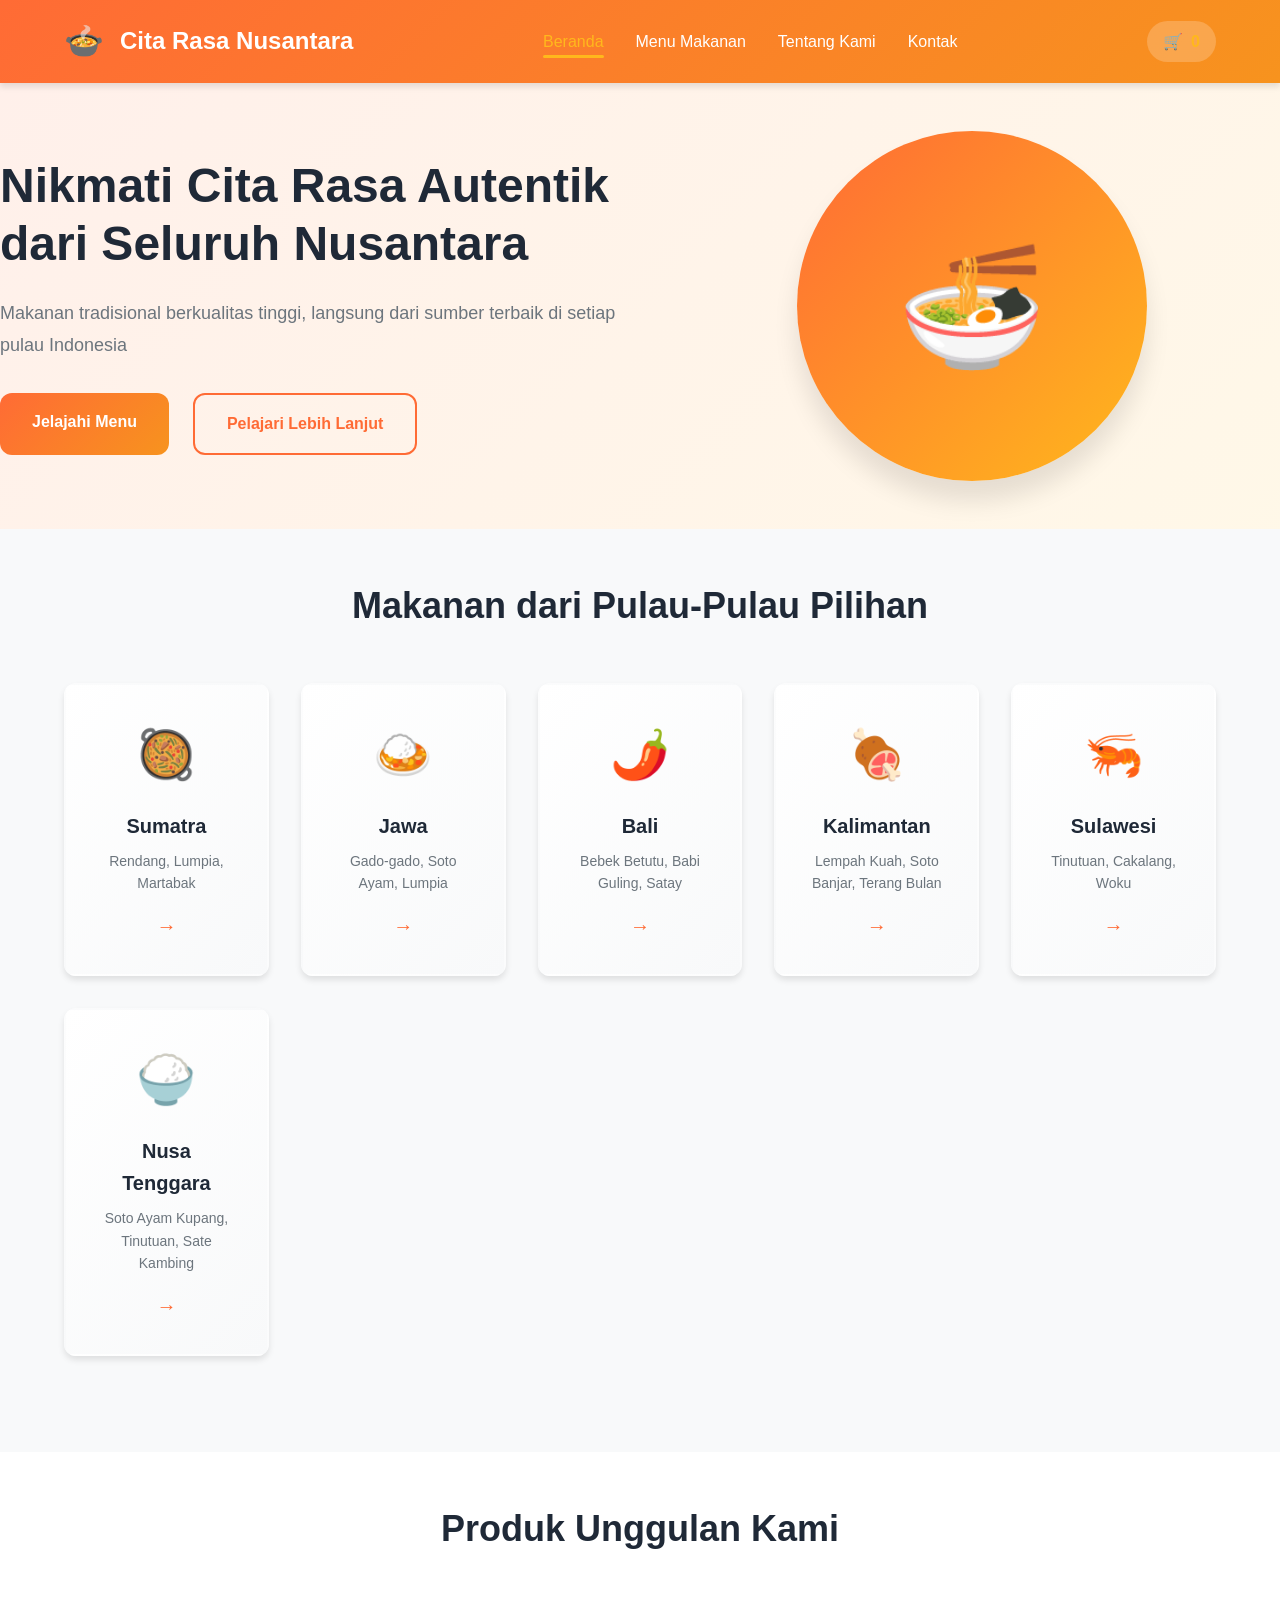
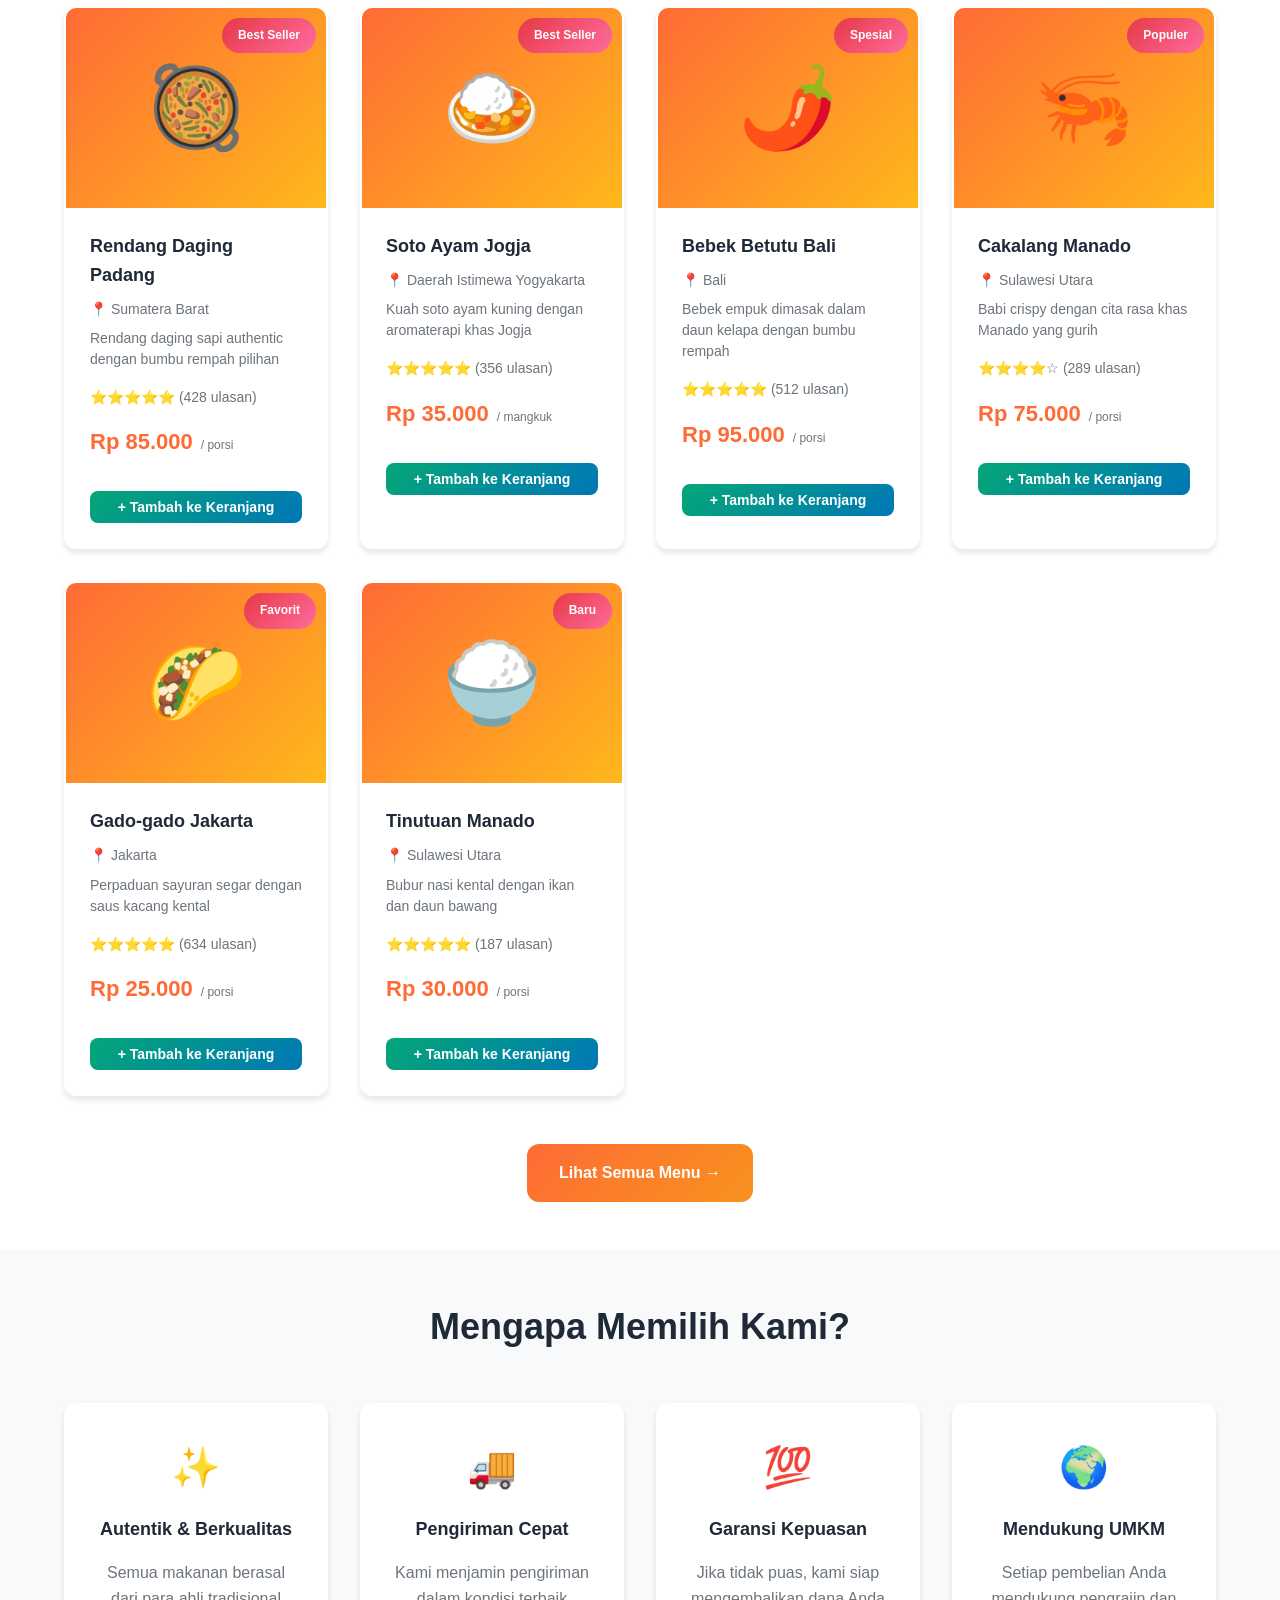
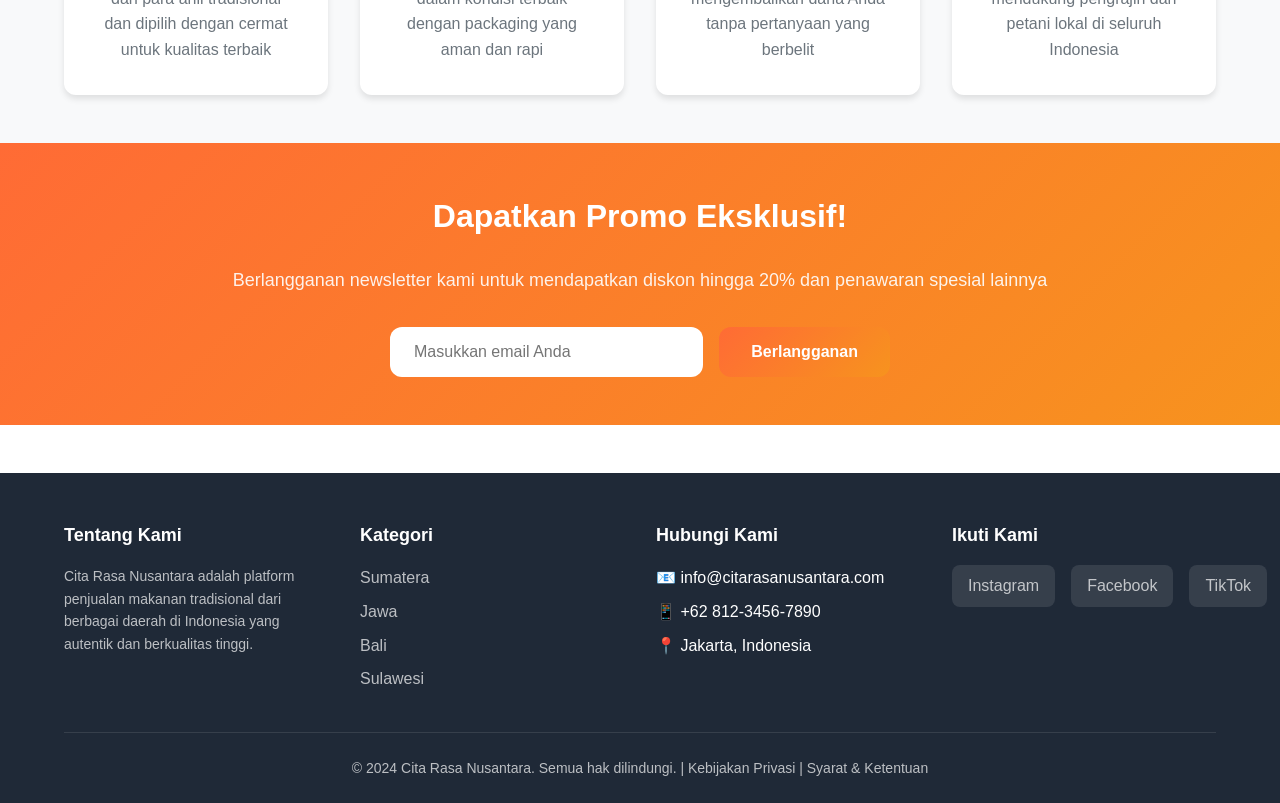
<file: index.html>
<!DOCTYPE html>
<html lang="id">
<head>
    <meta charset="UTF-8">
    <meta name="viewport" content="width=device-width, initial-scale=1.0">
    <meta name="description" content="Cita Rasa Nusantara - Platform penjualan makanan tradisional berkualitas tinggi dari berbagai daerah di Indonesia">
    <meta name="theme-color" content="#FF6B35">
    <title>Cita Rasa Nusantara - Jual Beli Makanan Daerah Indonesia</title>
    <link rel="stylesheet" href="style.css">
    <link rel="manifest" href="manifest.json">
    <link rel="icon" type="image/svg+xml" href="data:image/svg+xml,<svg xmlns='http://www.w3.org/2000/svg' viewBox='0 0 100 100'><text x='50' y='80' font-size='80' text-anchor='middle'>🍲</text></svg>">
</head>
<body>
    <!-- Navigation -->
    <nav class="navbar">
        <div class="nav-container">
            <div class="logo">
                <span class="logo-icon">🍲</span>
                <h1>Cita Rasa Nusantara</h1>
            </div>
            <ul class="nav-menu">
                <li><a href="index.html" class="nav-link active">Beranda</a></li>
                <li><a href="products.html" class="nav-link">Menu Makanan</a></li>
                <li><a href="about.html" class="nav-link">Tentang Kami</a></li>
                <li><a href="contact.html" class="nav-link">Kontak</a></li>
            </ul>
            <div class="cart-icon">
                <span>🛒</span>
                <span class="cart-count">0</span>
            </div>
        </div>
    </nav>

    <!-- Hero Section -->
    <section class="hero">
        <div class="hero-content">
            <h2 class="hero-title">Nikmati Cita Rasa Autentik dari Seluruh Nusantara</h2>
            <p class="hero-subtitle">Makanan tradisional berkualitas tinggi, langsung dari sumber terbaik di setiap pulau Indonesia</p>
            <div class="hero-buttons">
                <a href="products.html" class="btn btn-primary">Jelajahi Menu</a>
                <a href="about.html" class="btn btn-secondary">Pelajari Lebih Lanjut</a>
            </div>
        </div>
        <div class="hero-image">
            <div class="hero-visual">
                <span style="font-size: 120px;">🍜</span>
            </div>
        </div>
    </section>

    <!-- Featured Categories -->
    <section class="featured-categories">
        <div class="container">
            <h2 class="section-title">Makanan dari Pulau-Pulau Pilihan</h2>
            <div class="categories-grid">
                <div class="category-card" onclick="filterByRegion('sumatra')">
                    <div class="category-icon">🥘</div>
                    <h3>Sumatra</h3>
                    <p>Rendang, Lumpia, Martabak</p>
                    <span class="category-arrow">→</span>
                </div>
                <div class="category-card" onclick="filterByRegion('java')">
                    <div class="category-icon">🍛</div>
                    <h3>Jawa</h3>
                    <p>Gado-gado, Soto Ayam, Lumpia</p>
                    <span class="category-arrow">→</span>
                </div>
                <div class="category-card" onclick="filterByRegion('bali')">
                    <div class="category-icon">🌶️</div>
                    <h3>Bali</h3>
                    <p>Bebek Betutu, Babi Guling, Satay</p>
                    <span class="category-arrow">→</span>
                </div>
                <div class="category-card" onclick="filterByRegion('kalimantan')">
                    <div class="category-icon">🍖</div>
                    <h3>Kalimantan</h3>
                    <p>Lempah Kuah, Soto Banjar, Terang Bulan</p>
                    <span class="category-arrow">→</span>
                </div>
                <div class="category-card" onclick="filterByRegion('sulawesi')">
                    <div class="category-icon">🦐</div>
                    <h3>Sulawesi</h3>
                    <p>Tinutuan, Cakalang, Woku</p>
                    <span class="category-arrow">→</span>
                </div>
                <div class="category-card" onclick="filterByRegion('nusa-tenggara')">
                    <div class="category-icon">🍚</div>
                    <h3>Nusa Tenggara</h3>
                    <p>Soto Ayam Kupang, Tinutuan, Sate Kambing</p>
                    <span class="category-arrow">→</span>
                </div>
            </div>
        </div>
    </section>

    <!-- Best Sellers -->
    <section class="best-sellers">
        <div class="container">
            <h2 class="section-title">Produk Unggulan Kami</h2>
            <div class="products-grid">
                <div class="product-card">
                    <div class="product-image">
                        <span class="product-emoji">🥘</span>
                        <span class="badge">Best Seller</span>
                    </div>
                    <div class="product-info">
                        <h3>Rendang Daging Padang</h3>
                        <p class="region">📍 Sumatera Barat</p>
                        <p class="description">Rendang daging sapi authentic dengan bumbu rempah pilihan</p>
                        <div class="rating">⭐⭐⭐⭐⭐ (428 ulasan)</div>
                        <div class="price-section">
                            <span class="price">Rp 85.000</span>
                            <span class="per-pack">/ porsi</span>
                        </div>
                        <button class="btn-cart" onclick="addToCart('Rendang Daging Padang', 85000)">+ Tambah ke Keranjang</button>
                    </div>
                </div>

                <div class="product-card">
                    <div class="product-image">
                        <span class="product-emoji">🍛</span>
                        <span class="badge">Best Seller</span>
                    </div>
                    <div class="product-info">
                        <h3>Soto Ayam Jogja</h3>
                        <p class="region">📍 Daerah Istimewa Yogyakarta</p>
                        <p class="description">Kuah soto ayam kuning dengan aromaterapi khas Jogja</p>
                        <div class="rating">⭐⭐⭐⭐⭐ (356 ulasan)</div>
                        <div class="price-section">
                            <span class="price">Rp 35.000</span>
                            <span class="per-pack">/ mangkuk</span>
                        </div>
                        <button class="btn-cart" onclick="addToCart('Soto Ayam Jogja', 35000)">+ Tambah ke Keranjang</button>
                    </div>
                </div>

                <div class="product-card">
                    <div class="product-image">
                        <span class="product-emoji">🌶️</span>
                        <span class="badge">Spesial</span>
                    </div>
                    <div class="product-info">
                        <h3>Bebek Betutu Bali</h3>
                        <p class="region">📍 Bali</p>
                        <p class="description">Bebek empuk dimasak dalam daun kelapa dengan bumbu rempah</p>
                        <div class="rating">⭐⭐⭐⭐⭐ (512 ulasan)</div>
                        <div class="price-section">
                            <span class="price">Rp 95.000</span>
                            <span class="per-pack">/ porsi</span>
                        </div>
                        <button class="btn-cart" onclick="addToCart('Bebek Betutu Bali', 95000)">+ Tambah ke Keranjang</button>
                    </div>
                </div>

                <div class="product-card">
                    <div class="product-image">
                        <span class="product-emoji">🦐</span>
                        <span class="badge">Populer</span>
                    </div>
                    <div class="product-info">
                        <h3>Cakalang Manado</h3>
                        <p class="region">📍 Sulawesi Utara</p>
                        <p class="description">Babi crispy dengan cita rasa khas Manado yang gurih</p>
                        <div class="rating">⭐⭐⭐⭐☆ (289 ulasan)</div>
                        <div class="price-section">
                            <span class="price">Rp 75.000</span>
                            <span class="per-pack">/ porsi</span>
                        </div>
                        <button class="btn-cart" onclick="addToCart('Cakalang Manado', 75000)">+ Tambah ke Keranjang</button>
                    </div>
                </div>

                <div class="product-card">
                    <div class="product-image">
                        <span class="product-emoji">🌮</span>
                        <span class="badge">Favorit</span>
                    </div>
                    <div class="product-info">
                        <h3>Gado-gado Jakarta</h3>
                        <p class="region">📍 Jakarta</p>
                        <p class="description">Perpaduan sayuran segar dengan saus kacang kental</p>
                        <div class="rating">⭐⭐⭐⭐⭐ (634 ulasan)</div>
                        <div class="price-section">
                            <span class="price">Rp 25.000</span>
                            <span class="per-pack">/ porsi</span>
                        </div>
                        <button class="btn-cart" onclick="addToCart('Gado-gado Jakarta', 25000)">+ Tambah ke Keranjang</button>
                    </div>
                </div>

                <div class="product-card">
                    <div class="product-image">
                        <span class="product-emoji">🍚</span>
                        <span class="badge">Baru</span>
                    </div>
                    <div class="product-info">
                        <h3>Tinutuan Manado</h3>
                        <p class="region">📍 Sulawesi Utara</p>
                        <p class="description">Bubur nasi kental dengan ikan dan daun bawang</p>
                        <div class="rating">⭐⭐⭐⭐⭐ (187 ulasan)</div>
                        <div class="price-section">
                            <span class="price">Rp 30.000</span>
                            <span class="per-pack">/ porsi</span>
                        </div>
                        <button class="btn-cart" onclick="addToCart('Tinutuan Manado', 30000)">+ Tambah ke Keranjang</button>
                    </div>
                </div>
            </div>
            <div class="view-all-btn">
                <a href="products.html" class="btn btn-primary">Lihat Semua Menu →</a>
            </div>
        </div>
    </section>

    <!-- Why Choose Us -->
    <section class="why-us">
        <div class="container">
            <h2 class="section-title">Mengapa Memilih Kami?</h2>
            <div class="features-grid">
                <div class="feature">
                    <div class="feature-icon">✨</div>
                    <h3>Autentik & Berkualitas</h3>
                    <p>Semua makanan berasal dari para ahli tradisional dan dipilih dengan cermat untuk kualitas terbaik</p>
                </div>
                <div class="feature">
                    <div class="feature-icon">🚚</div>
                    <h3>Pengiriman Cepat</h3>
                    <p>Kami menjamin pengiriman dalam kondisi terbaik dengan packaging yang aman dan rapi</p>
                </div>
                <div class="feature">
                    <div class="feature-icon">💯</div>
                    <h3>Garansi Kepuasan</h3>
                    <p>Jika tidak puas, kami siap mengembalikan dana Anda tanpa pertanyaan yang berbelit</p>
                </div>
                <div class="feature">
                    <div class="feature-icon">🌍</div>
                    <h3>Mendukung UMKM</h3>
                    <p>Setiap pembelian Anda mendukung pengrajin dan petani lokal di seluruh Indonesia</p>
                </div>
            </div>
        </div>
    </section>

    <!-- Newsletter -->
    <section class="newsletter">
        <div class="container">
            <div class="newsletter-content">
                <h2>Dapatkan Promo Eksklusif!</h2>
                <p>Berlangganan newsletter kami untuk mendapatkan diskon hingga 20% dan penawaran spesial lainnya</p>
                <form class="newsletter-form" onsubmit="subscribeNewsletter(event)">
                    <input type="email" placeholder="Masukkan email Anda" required>
                    <button type="submit" class="btn btn-primary">Berlangganan</button>
                </form>
            </div>
        </div>
    </section>

    <!-- Footer -->
    <footer class="footer">
        <div class="container">
            <div class="footer-content">
                <div class="footer-section">
                    <h4>Tentang Kami</h4>
                    <p>Cita Rasa Nusantara adalah platform penjualan makanan tradisional dari berbagai daerah di Indonesia yang autentik dan berkualitas tinggi.</p>
                </div>
                <div class="footer-section">
                    <h4>Kategori</h4>
                    <ul>
                        <li><a href="#sumatra">Sumatera</a></li>
                        <li><a href="#java">Jawa</a></li>
                        <li><a href="#bali">Bali</a></li>
                        <li><a href="#sulawesi">Sulawesi</a></li>
                    </ul>
                </div>
                <div class="footer-section">
                    <h4>Hubungi Kami</h4>
                    <ul>
                        <li>📧 info@citarasanusantara.com</li>
                        <li>📱 +62 812-3456-7890</li>
                        <li>📍 Jakarta, Indonesia</li>
                    </ul>
                </div>
                <div class="footer-section">
                    <h4>Ikuti Kami</h4>
                    <div class="social-links">
                        <a href="#" class="social">Instagram</a>
                        <a href="#" class="social">Facebook</a>
                        <a href="#" class="social">TikTok</a>
                    </div>
                </div>
            </div>
            <div class="footer-bottom">
                <p>&copy; 2024 Cita Rasa Nusantara. Semua hak dilindungi. | <a href="#">Kebijakan Privasi</a> | <a href="#">Syarat & Ketentuan</a></p>
            </div>
        </div>
    </footer>

    <script src="script.js"></script>
</body>
</html>
</file>
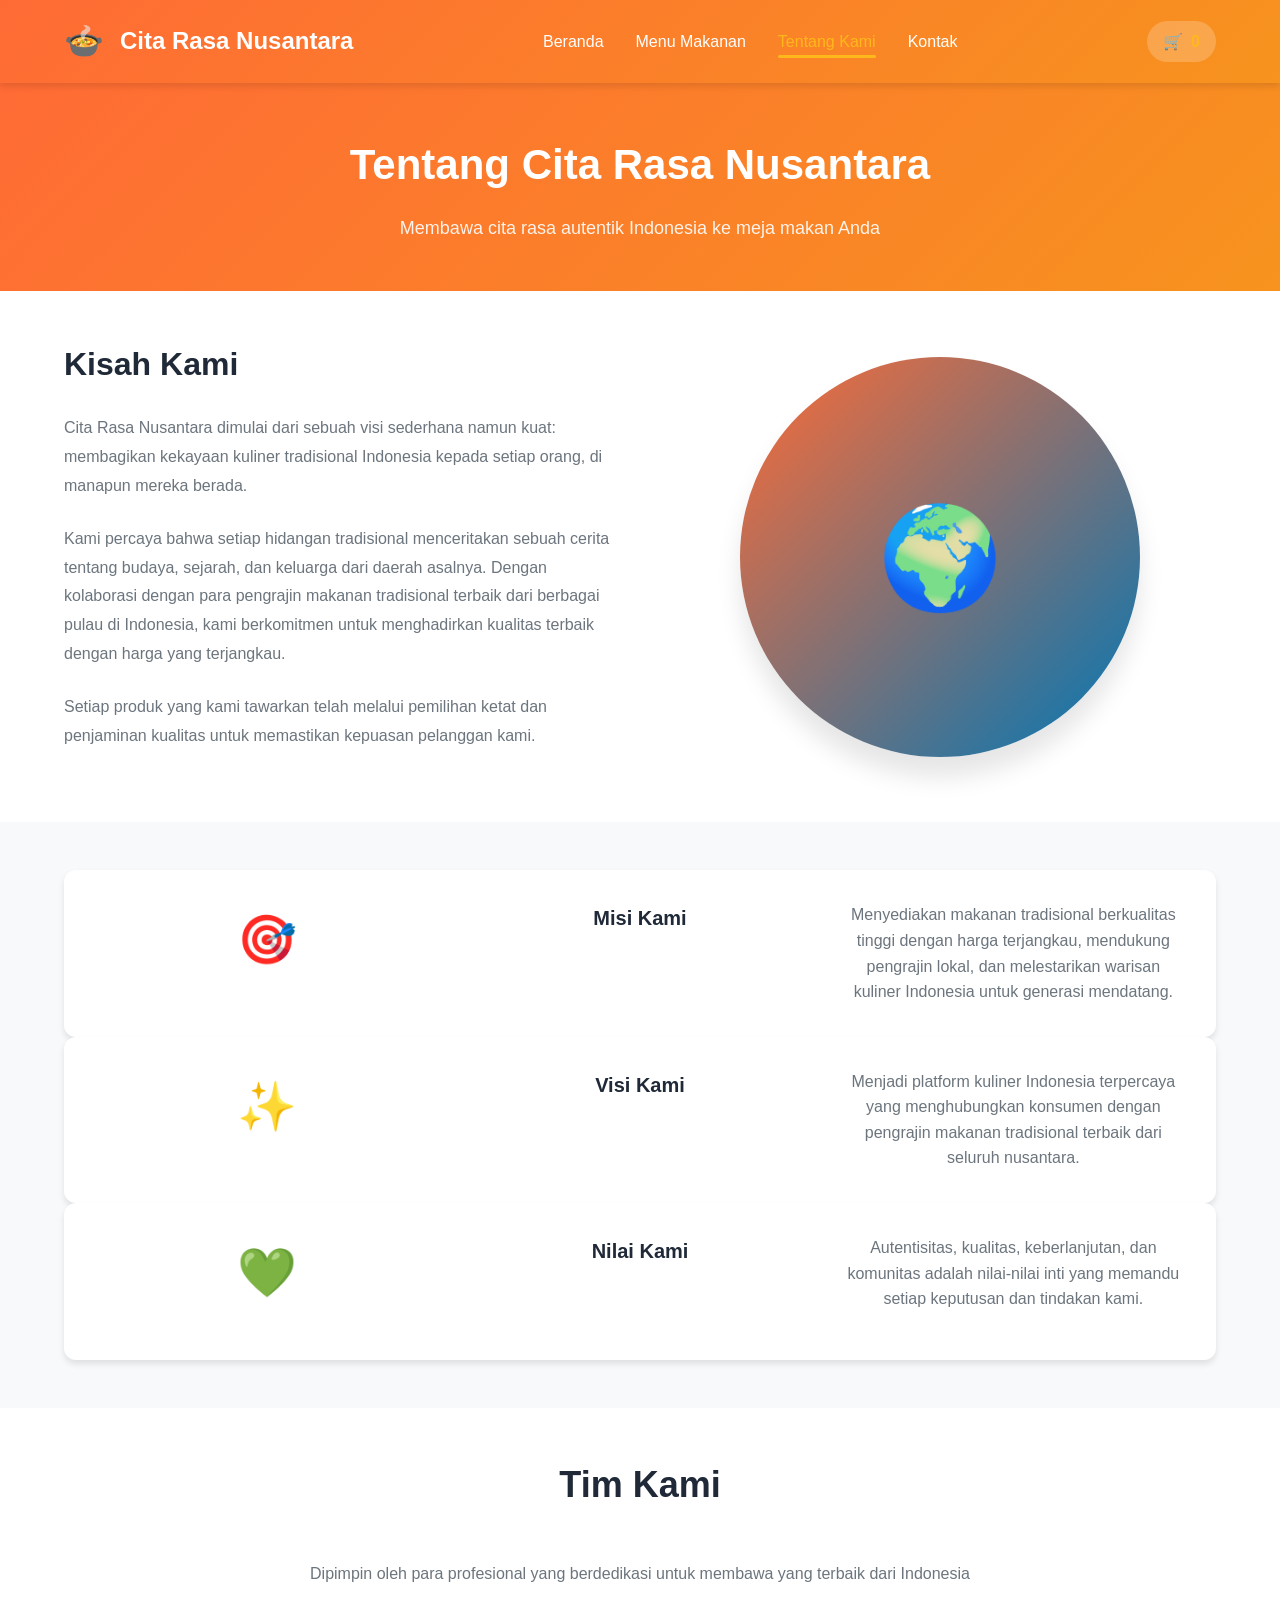
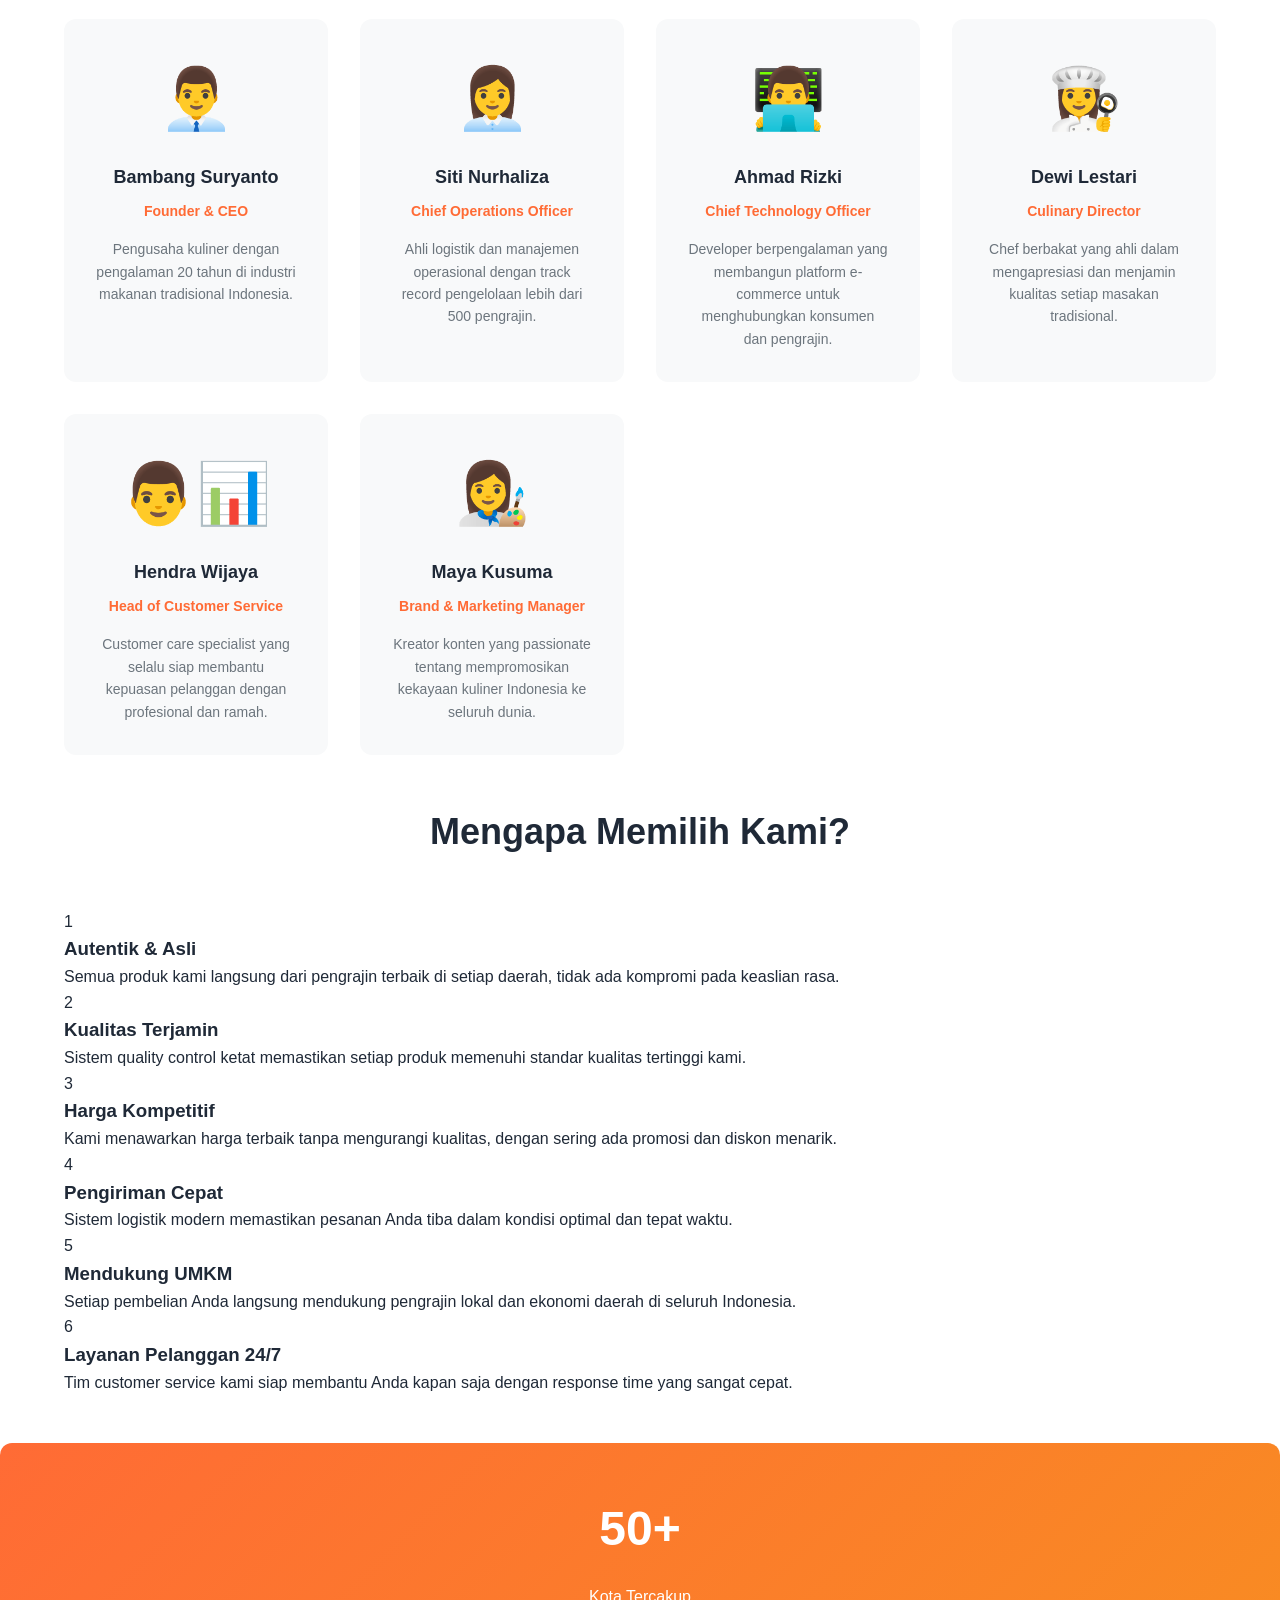
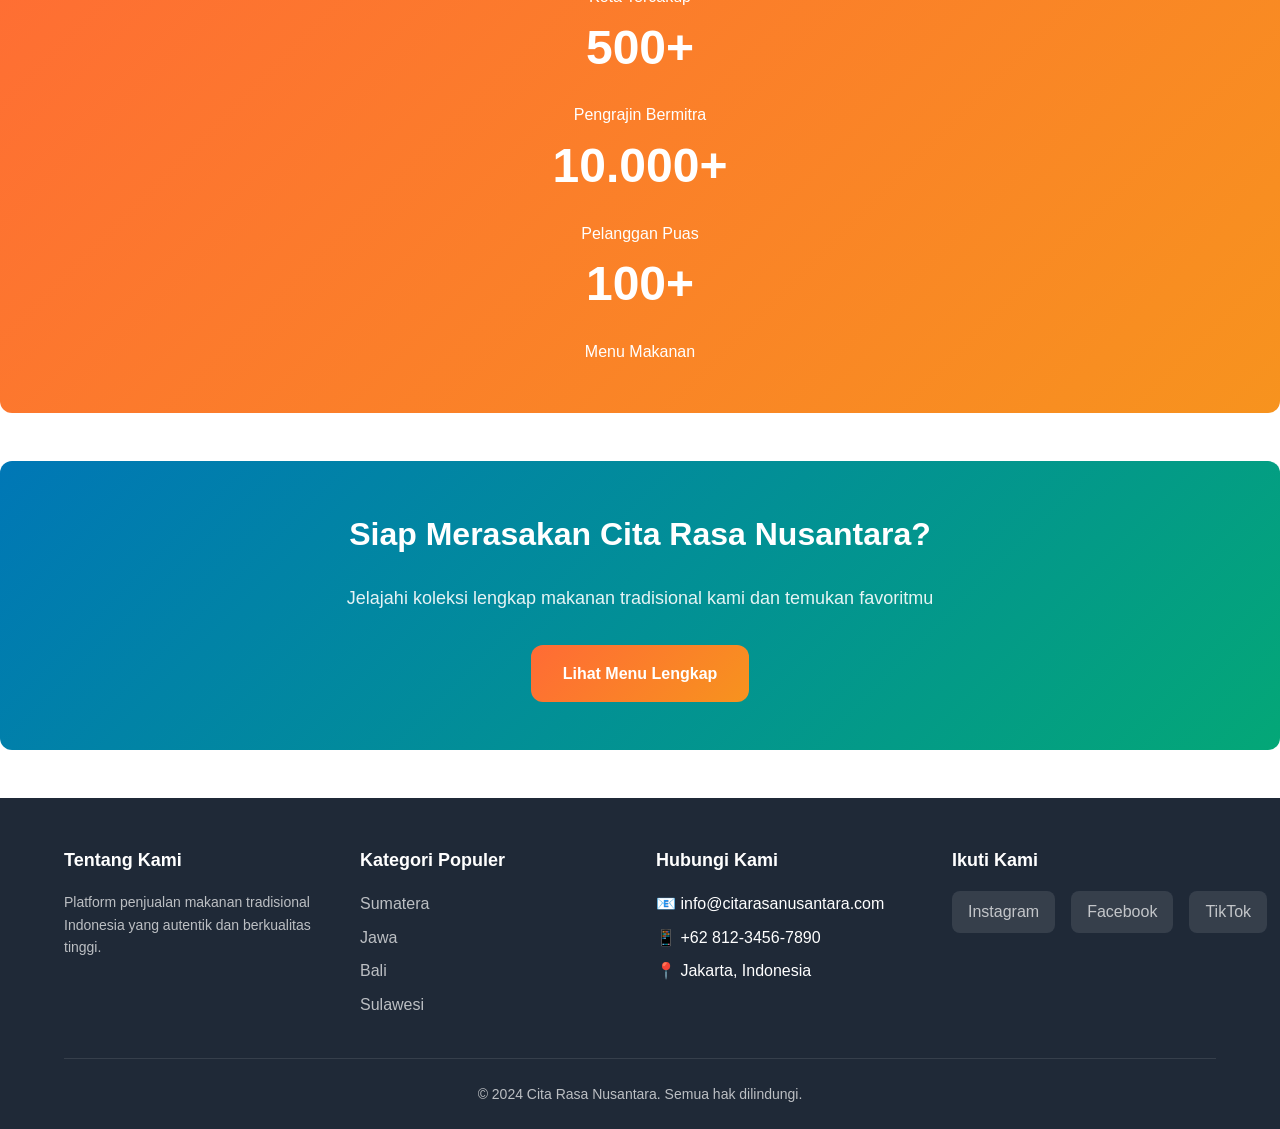
<file: about.html>
<!DOCTYPE html>
<html lang="id">
<head>
    <meta charset="UTF-8">
    <meta name="viewport" content="width=device-width, initial-scale=1.0">
    <title>Tentang Kami - Cita Rasa Nusantara</title>
    <link rel="stylesheet" href="style.css">
</head>
<body>
    <!-- Navigation -->
    <nav class="navbar">
        <div class="nav-container">
            <div class="logo">
                <span class="logo-icon">🍲</span>
                <h1>Cita Rasa Nusantara</h1>
            </div>
            <ul class="nav-menu">
                <li><a href="index.html" class="nav-link">Beranda</a></li>
                <li><a href="products.html" class="nav-link">Menu Makanan</a></li>
                <li><a href="about.html" class="nav-link active">Tentang Kami</a></li>
                <li><a href="contact.html" class="nav-link">Kontak</a></li>
            </ul>
            <div class="cart-icon">
                <span>🛒</span>
                <span class="cart-count">0</span>
            </div>
        </div>
    </nav>

    <!-- Page Header -->
    <section class="page-header">
        <div class="container">
            <h1>Tentang Cita Rasa Nusantara</h1>
            <p>Membawa cita rasa autentik Indonesia ke meja makan Anda</p>
        </div>
    </section>

    <!-- About Content -->
    <section class="about-section">
        <div class="container">
            <div class="about-grid">
                <div class="about-text">
                    <h2>Kisah Kami</h2>
                    <p>Cita Rasa Nusantara dimulai dari sebuah visi sederhana namun kuat: membagikan kekayaan kuliner tradisional Indonesia kepada setiap orang, di manapun mereka berada.</p>
                    <p>Kami percaya bahwa setiap hidangan tradisional menceritakan sebuah cerita tentang budaya, sejarah, dan keluarga dari daerah asalnya. Dengan kolaborasi dengan para pengrajin makanan tradisional terbaik dari berbagai pulau di Indonesia, kami berkomitmen untuk menghadirkan kualitas terbaik dengan harga yang terjangkau.</p>
                    <p>Setiap produk yang kami tawarkan telah melalui pemilihan ketat dan penjaminan kualitas untuk memastikan kepuasan pelanggan kami.</p>
                </div>
                <div class="about-image">
                    <div class="about-visual">
                        <span style="font-size: 100px;">🌍</span>
                    </div>
                </div>
            </div>
        </div>
    </section>

    <!-- Mission & Vision -->
    <section class="mission-vision">
        <div class="container">
            <div class="mission-card">
                <div class="mission-icon">🎯</div>
                <h3>Misi Kami</h3>
                <p>Menyediakan makanan tradisional berkualitas tinggi dengan harga terjangkau, mendukung pengrajin lokal, dan melestarikan warisan kuliner Indonesia untuk generasi mendatang.</p>
            </div>
            <div class="mission-card">
                <div class="mission-icon">✨</div>
                <h3>Visi Kami</h3>
                <p>Menjadi platform kuliner Indonesia terpercaya yang menghubungkan konsumen dengan pengrajin makanan tradisional terbaik dari seluruh nusantara.</p>
            </div>
            <div class="mission-card">
                <div class="mission-icon">💚</div>
                <h3>Nilai Kami</h3>
                <p>Autentisitas, kualitas, keberlanjutan, dan komunitas adalah nilai-nilai inti yang memandu setiap keputusan dan tindakan kami.</p>
            </div>
        </div>
    </section>

    <!-- Team Section -->
    <section class="team-section">
        <div class="container">
            <h2 class="section-title">Tim Kami</h2>
            <p class="section-subtitle">Dipimpin oleh para profesional yang berdedikasi untuk membawa yang terbaik dari Indonesia</p>
            
            <div class="team-grid">
                <div class="team-member">
                    <div class="member-avatar">👨‍💼</div>
                    <h3>Bambang Suryanto</h3>
                    <p class="position">Founder & CEO</p>
                    <p class="bio">Pengusaha kuliner dengan pengalaman 20 tahun di industri makanan tradisional Indonesia.</p>
                </div>

                <div class="team-member">
                    <div class="member-avatar">👩‍💼</div>
                    <h3>Siti Nurhaliza</h3>
                    <p class="position">Chief Operations Officer</p>
                    <p class="bio">Ahli logistik dan manajemen operasional dengan track record pengelolaan lebih dari 500 pengrajin.</p>
                </div>

                <div class="team-member">
                    <div class="member-avatar">👨‍💻</div>
                    <h3>Ahmad Rizki</h3>
                    <p class="position">Chief Technology Officer</p>
                    <p class="bio">Developer berpengalaman yang membangun platform e-commerce untuk menghubungkan konsumen dan pengrajin.</p>
                </div>

                <div class="team-member">
                    <div class="member-avatar">👩‍🍳</div>
                    <h3>Dewi Lestari</h3>
                    <p class="position">Culinary Director</p>
                    <p class="bio">Chef berbakat yang ahli dalam mengapresiasi dan menjamin kualitas setiap masakan tradisional.</p>
                </div>

                <div class="team-member">
                    <div class="member-avatar">👨‍📊</div>
                    <h3>Hendra Wijaya</h3>
                    <p class="position">Head of Customer Service</p>
                    <p class="bio">Customer care specialist yang selalu siap membantu kepuasan pelanggan dengan profesional dan ramah.</p>
                </div>

                <div class="team-member">
                    <div class="member-avatar">👩‍🎨</div>
                    <h3>Maya Kusuma</h3>
                    <p class="position">Brand & Marketing Manager</p>
                    <p class="bio">Kreator konten yang passionate tentang mempromosikan kekayaan kuliner Indonesia ke seluruh dunia.</p>
                </div>
            </div>
        </div>
    </section>

    <!-- Why Us -->
    <section class="why-us-detailed">
        <div class="container">
            <h2 class="section-title">Mengapa Memilih Kami?</h2>
            
            <div class="reasons-grid">
                <div class="reason-card">
                    <div class="reason-number">1</div>
                    <h3>Autentik & Asli</h3>
                    <p>Semua produk kami langsung dari pengrajin terbaik di setiap daerah, tidak ada kompromi pada keaslian rasa.</p>
                </div>

                <div class="reason-card">
                    <div class="reason-number">2</div>
                    <h3>Kualitas Terjamin</h3>
                    <p>Sistem quality control ketat memastikan setiap produk memenuhi standar kualitas tertinggi kami.</p>
                </div>

                <div class="reason-card">
                    <div class="reason-number">3</div>
                    <h3>Harga Kompetitif</h3>
                    <p>Kami menawarkan harga terbaik tanpa mengurangi kualitas, dengan sering ada promosi dan diskon menarik.</p>
                </div>

                <div class="reason-card">
                    <div class="reason-number">4</div>
                    <h3>Pengiriman Cepat</h3>
                    <p>Sistem logistik modern memastikan pesanan Anda tiba dalam kondisi optimal dan tepat waktu.</p>
                </div>

                <div class="reason-card">
                    <div class="reason-number">5</div>
                    <h3>Mendukung UMKM</h3>
                    <p>Setiap pembelian Anda langsung mendukung pengrajin lokal dan ekonomi daerah di seluruh Indonesia.</p>
                </div>

                <div class="reason-card">
                    <div class="reason-number">6</div>
                    <h3>Layanan Pelanggan 24/7</h3>
                    <p>Tim customer service kami siap membantu Anda kapan saja dengan response time yang sangat cepat.</p>
                </div>
            </div>
        </div>
    </section>

    <!-- Stats Section -->
    <section class="stats-section">
        <div class="container">
            <div class="stat-box">
                <div class="stat-number">50+</div>
                <p>Kota Tercakup</p>
            </div>
            <div class="stat-box">
                <div class="stat-number">500+</div>
                <p>Pengrajin Bermitra</p>
            </div>
            <div class="stat-box">
                <div class="stat-number">10.000+</div>
                <p>Pelanggan Puas</p>
            </div>
            <div class="stat-box">
                <div class="stat-number">100+</div>
                <p>Menu Makanan</p>
            </div>
        </div>
    </section>

    <!-- CTA Section -->
    <section class="cta-section">
        <div class="container">
            <h2>Siap Merasakan Cita Rasa Nusantara?</h2>
            <p>Jelajahi koleksi lengkap makanan tradisional kami dan temukan favoritmu</p>
            <a href="products.html" class="btn btn-primary">Lihat Menu Lengkap</a>
        </div>
    </section>

    <!-- Footer -->
    <footer class="footer">
        <div class="container">
            <div class="footer-content">
                <div class="footer-section">
                    <h4>Tentang Kami</h4>
                    <p>Platform penjualan makanan tradisional Indonesia yang autentik dan berkualitas tinggi.</p>
                </div>
                <div class="footer-section">
                    <h4>Kategori Populer</h4>
                    <ul>
                        <li><a href="#sumatra">Sumatera</a></li>
                        <li><a href="#java">Jawa</a></li>
                        <li><a href="#bali">Bali</a></li>
                        <li><a href="#sulawesi">Sulawesi</a></li>
                    </ul>
                </div>
                <div class="footer-section">
                    <h4>Hubungi Kami</h4>
                    <ul>
                        <li>📧 info@citarasanusantara.com</li>
                        <li>📱 +62 812-3456-7890</li>
                        <li>📍 Jakarta, Indonesia</li>
                    </ul>
                </div>
                <div class="footer-section">
                    <h4>Ikuti Kami</h4>
                    <div class="social-links">
                        <a href="#" class="social">Instagram</a>
                        <a href="#" class="social">Facebook</a>
                        <a href="#" class="social">TikTok</a>
                    </div>
                </div>
            </div>
            <div class="footer-bottom">
                <p>&copy; 2024 Cita Rasa Nusantara. Semua hak dilindungi.</p>
            </div>
        </div>
    </footer>

    <script src="script.js"></script>
</body>
</html>
</file>
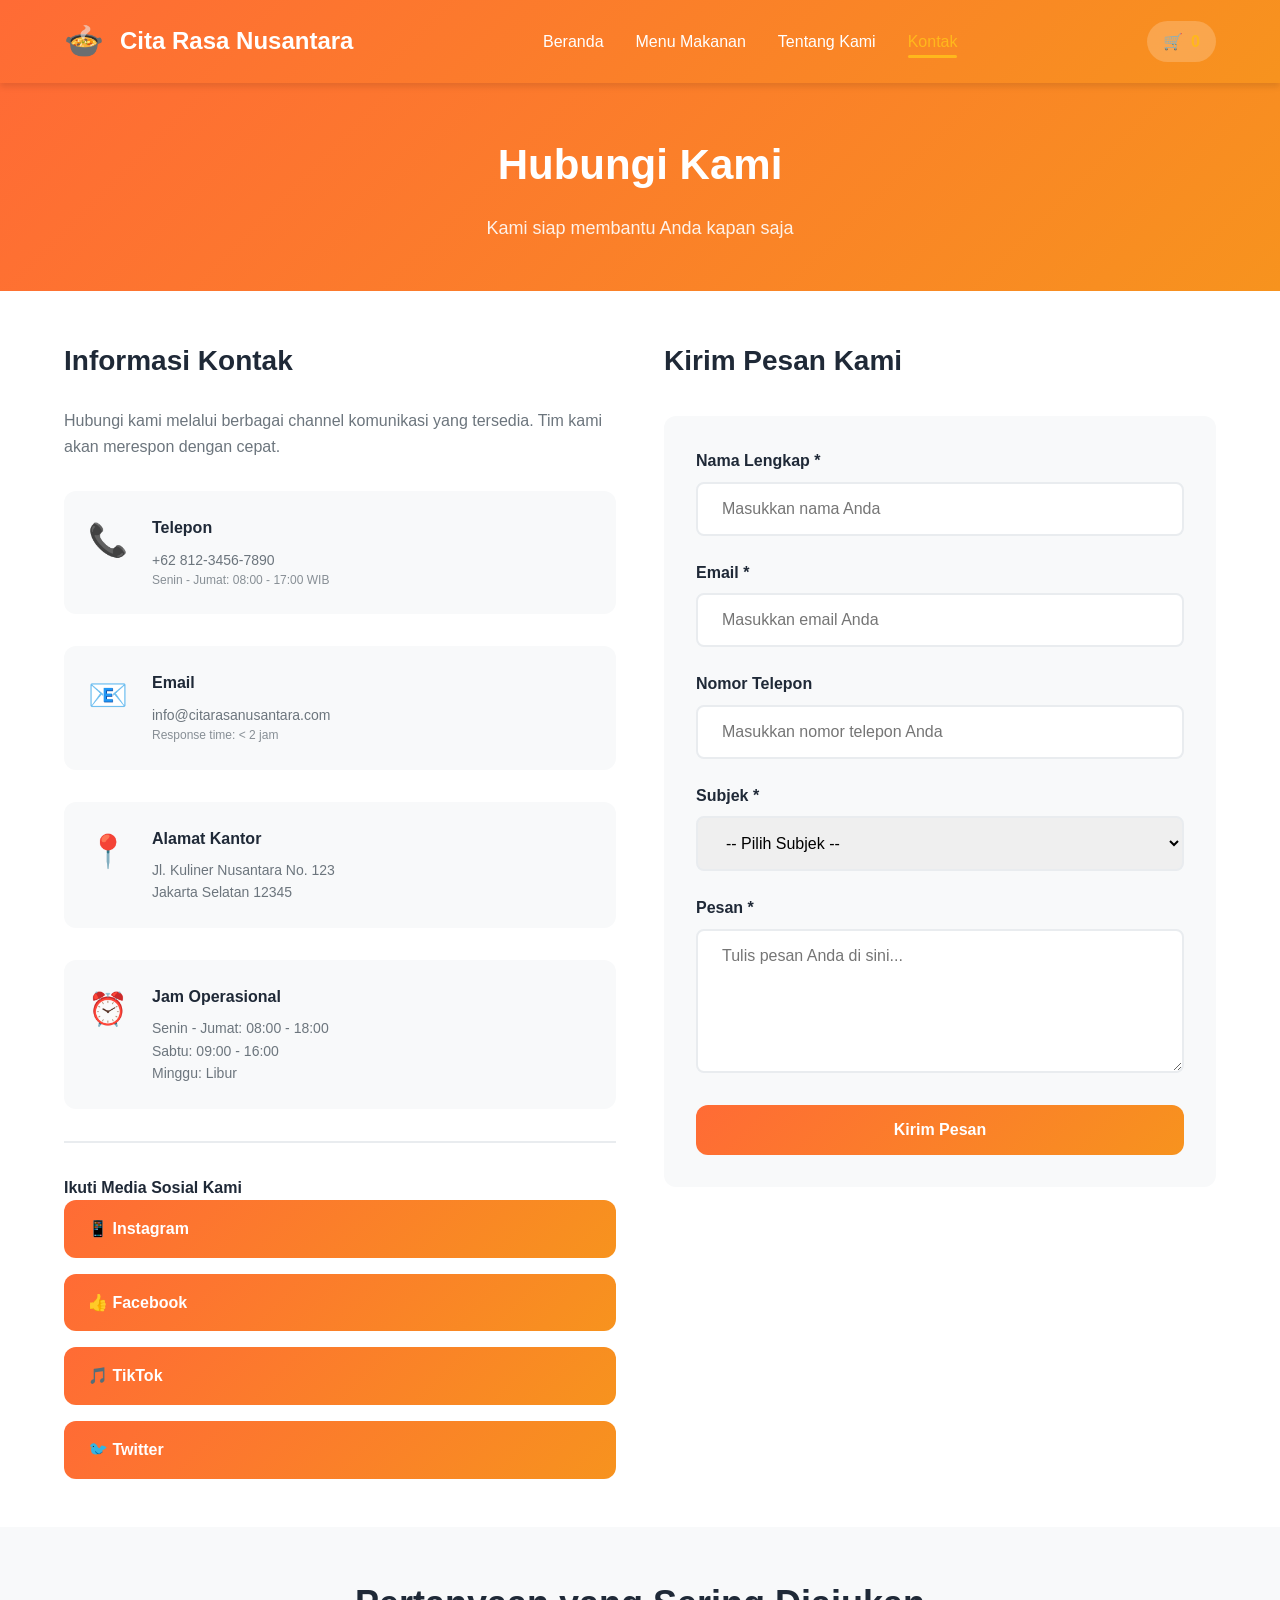
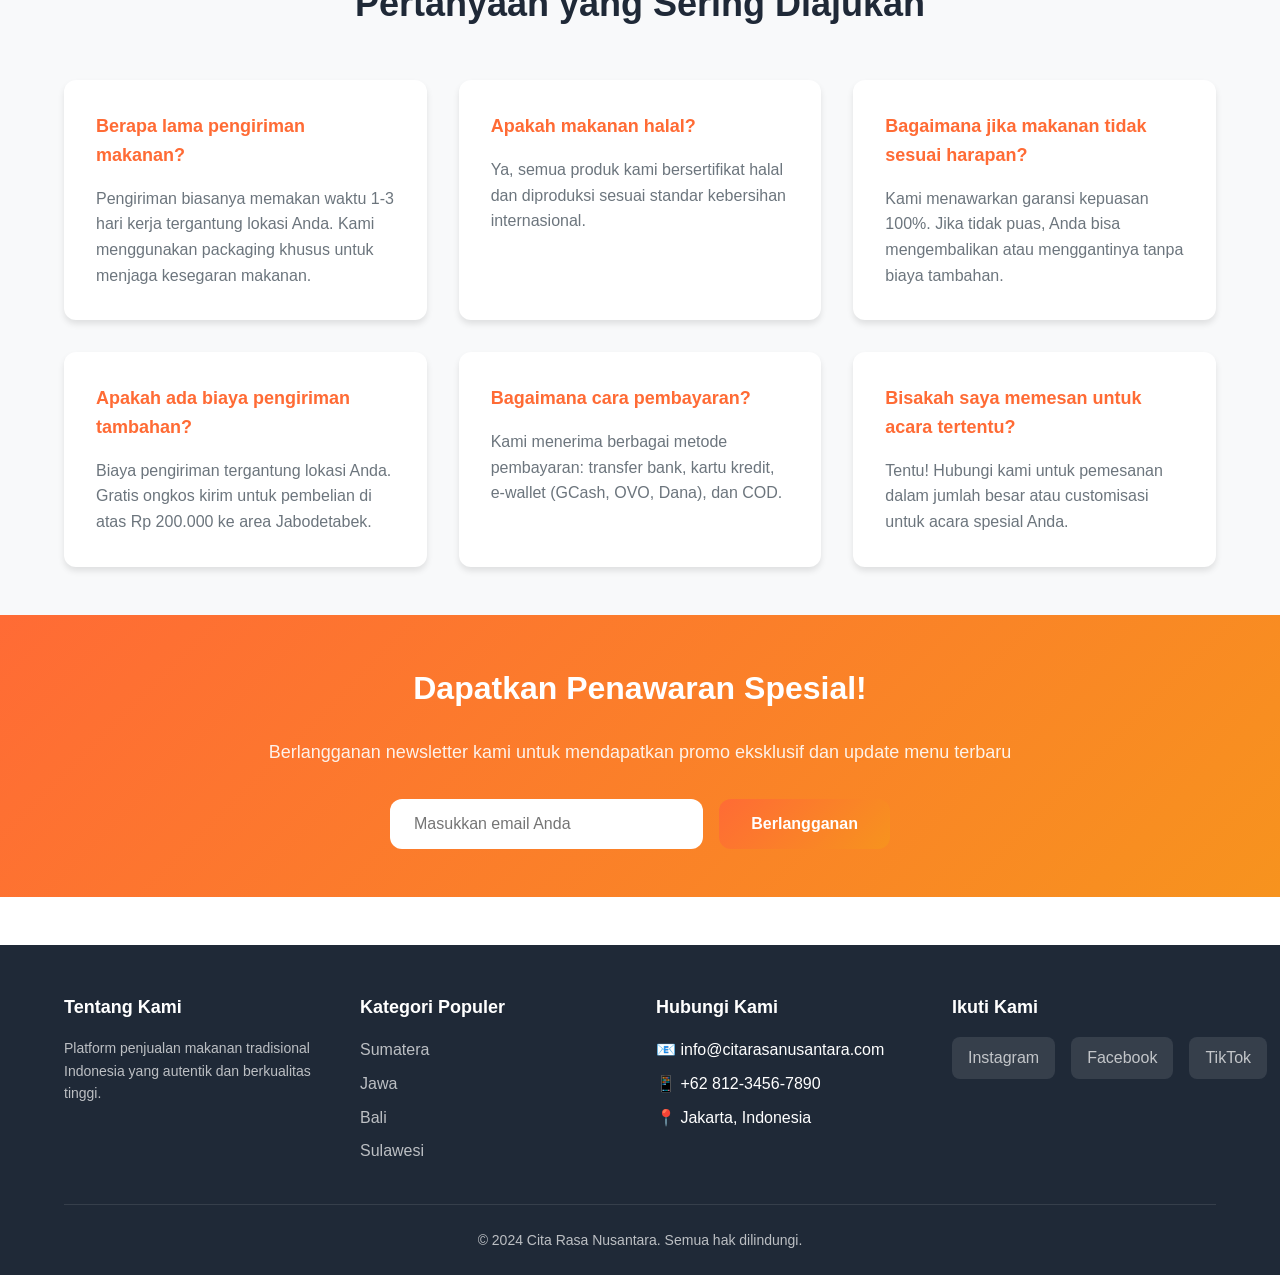
<file: contact.html>
<!DOCTYPE html>
<html lang="id">
<head>
    <meta charset="UTF-8">
    <meta name="viewport" content="width=device-width, initial-scale=1.0">
    <title>Kontak Kami - Cita Rasa Nusantara</title>
    <link rel="stylesheet" href="style.css">
</head>
<body>
    <!-- Navigation -->
    <nav class="navbar">
        <div class="nav-container">
            <div class="logo">
                <span class="logo-icon">🍲</span>
                <h1>Cita Rasa Nusantara</h1>
            </div>
            <ul class="nav-menu">
                <li><a href="index.html" class="nav-link">Beranda</a></li>
                <li><a href="products.html" class="nav-link">Menu Makanan</a></li>
                <li><a href="about.html" class="nav-link">Tentang Kami</a></li>
                <li><a href="contact.html" class="nav-link active">Kontak</a></li>
            </ul>
            <div class="cart-icon">
                <span>🛒</span>
                <span class="cart-count">0</span>
            </div>
        </div>
    </nav>

    <!-- Page Header -->
    <section class="page-header">
        <div class="container">
            <h1>Hubungi Kami</h1>
            <p>Kami siap membantu Anda kapan saja</p>
        </div>
    </section>

    <!-- Contact Section -->
    <section class="contact-section">
        <div class="container">
            <div class="contact-grid">
                <!-- Contact Info -->
                <div class="contact-info">
                    <h2>Informasi Kontak</h2>
                    <p>Hubungi kami melalui berbagai channel komunikasi yang tersedia. Tim kami akan merespon dengan cepat.</p>

                    <div class="contact-item">
                        <div class="contact-icon">📞</div>
                        <div>
                            <h4>Telepon</h4>
                            <p>+62 812-3456-7890</p>
                            <p class="small">Senin - Jumat: 08:00 - 17:00 WIB</p>
                        </div>
                    </div>

                    <div class="contact-item">
                        <div class="contact-icon">📧</div>
                        <div>
                            <h4>Email</h4>
                            <p>info@citarasanusantara.com</p>
                            <p class="small">Response time: < 2 jam</p>
                        </div>
                    </div>

                    <div class="contact-item">
                        <div class="contact-icon">📍</div>
                        <div>
                            <h4>Alamat Kantor</h4>
                            <p>Jl. Kuliner Nusantara No. 123</p>
                            <p>Jakarta Selatan 12345</p>
                        </div>
                    </div>

                    <div class="contact-item">
                        <div class="contact-icon">⏰</div>
                        <div>
                            <h4>Jam Operasional</h4>
                            <p>Senin - Jumat: 08:00 - 18:00</p>
                            <p>Sabtu: 09:00 - 16:00</p>
                            <p>Minggu: Libur</p>
                        </div>
                    </div>

                    <div class="social-section">
                        <h4>Ikuti Media Sosial Kami</h4>
                        <div class="social-links-large">
                            <a href="#" class="social-btn">📱 Instagram</a>
                            <a href="#" class="social-btn">👍 Facebook</a>
                            <a href="#" class="social-btn">🎵 TikTok</a>
                            <a href="#" class="social-btn">🐦 Twitter</a>
                        </div>
                    </div>
                </div>

                <!-- Contact Form -->
                <div class="contact-form-container">
                    <h2>Kirim Pesan Kami</h2>
                    <form class="contact-form" onsubmit="submitContactForm(event)">
                        <div class="form-group">
                            <label for="name">Nama Lengkap *</label>
                            <input type="text" id="name" name="name" required placeholder="Masukkan nama Anda">
                        </div>

                        <div class="form-group">
                            <label for="email">Email *</label>
                            <input type="email" id="email" name="email" required placeholder="Masukkan email Anda">
                        </div>

                        <div class="form-group">
                            <label for="phone">Nomor Telepon</label>
                            <input type="tel" id="phone" name="phone" placeholder="Masukkan nomor telepon Anda">
                        </div>

                        <div class="form-group">
                            <label for="subject">Subjek *</label>
                            <select id="subject" name="subject" required>
                                <option value="">-- Pilih Subjek --</option>
                                <option value="pesanan">Pertanyaan Pesanan</option>
                                <option value="produk">Pertanyaan Produk</option>
                                <option value="komplain">Komplain/Keluhan</option>
                                <option value="partnership">Kerjasama Bisnis</option>
                                <option value="lainnya">Lainnya</lainnya>
                            </select>
                        </div>

                        <div class="form-group">
                            <label for="message">Pesan *</label>
                            <textarea id="message" name="message" required placeholder="Tulis pesan Anda di sini..." rows="6"></textarea>
                        </div>

                        <button type="submit" class="btn btn-primary btn-full">Kirim Pesan</button>
                    </form>
                </div>
            </div>
        </div>
    </section>

    <!-- FAQ Section -->
    <section class="faq-section">
        <div class="container">
            <h2 class="section-title">Pertanyaan yang Sering Diajukan</h2>
            
            <div class="faq-grid">
                <div class="faq-item">
                    <h3>Berapa lama pengiriman makanan?</h3>
                    <p>Pengiriman biasanya memakan waktu 1-3 hari kerja tergantung lokasi Anda. Kami menggunakan packaging khusus untuk menjaga kesegaran makanan.</p>
                </div>

                <div class="faq-item">
                    <h3>Apakah makanan halal?</h3>
                    <p>Ya, semua produk kami bersertifikat halal dan diproduksi sesuai standar kebersihan internasional.</p>
                </div>

                <div class="faq-item">
                    <h3>Bagaimana jika makanan tidak sesuai harapan?</h3>
                    <p>Kami menawarkan garansi kepuasan 100%. Jika tidak puas, Anda bisa mengembalikan atau menggantinya tanpa biaya tambahan.</p>
                </div>

                <div class="faq-item">
                    <h3>Apakah ada biaya pengiriman tambahan?</h3>
                    <p>Biaya pengiriman tergantung lokasi Anda. Gratis ongkos kirim untuk pembelian di atas Rp 200.000 ke area Jabodetabek.</p>
                </div>

                <div class="faq-item">
                    <h3>Bagaimana cara pembayaran?</h3>
                    <p>Kami menerima berbagai metode pembayaran: transfer bank, kartu kredit, e-wallet (GCash, OVO, Dana), dan COD.</p>
                </div>

                <div class="faq-item">
                    <h3>Bisakah saya memesan untuk acara tertentu?</h3>
                    <p>Tentu! Hubungi kami untuk pemesanan dalam jumlah besar atau customisasi untuk acara spesial Anda.</p>
                </div>
            </div>
        </div>
    </section>

    <!-- Newsletter -->
    <section class="newsletter">
        <div class="container">
            <div class="newsletter-content">
                <h2>Dapatkan Penawaran Spesial!</h2>
                <p>Berlangganan newsletter kami untuk mendapatkan promo eksklusif dan update menu terbaru</p>
                <form class="newsletter-form" onsubmit="subscribeNewsletter(event)">
                    <input type="email" placeholder="Masukkan email Anda" required>
                    <button type="submit" class="btn btn-primary">Berlangganan</button>
                </form>
            </div>
        </div>
    </section>

    <!-- Footer -->
    <footer class="footer">
        <div class="container">
            <div class="footer-content">
                <div class="footer-section">
                    <h4>Tentang Kami</h4>
                    <p>Platform penjualan makanan tradisional Indonesia yang autentik dan berkualitas tinggi.</p>
                </div>
                <div class="footer-section">
                    <h4>Kategori Populer</h4>
                    <ul>
                        <li><a href="products.html#sumatra">Sumatera</a></li>
                        <li><a href="products.html#java">Jawa</a></li>
                        <li><a href="products.html#bali">Bali</a></li>
                        <li><a href="products.html#sulawesi">Sulawesi</a></li>
                    </ul>
                </div>
                <div class="footer-section">
                    <h4>Hubungi Kami</h4>
                    <ul>
                        <li>📧 info@citarasanusantara.com</li>
                        <li>📱 +62 812-3456-7890</li>
                        <li>📍 Jakarta, Indonesia</li>
                    </ul>
                </div>
                <div class="footer-section">
                    <h4>Ikuti Kami</h4>
                    <div class="social-links">
                        <a href="#" class="social">Instagram</a>
                        <a href="#" class="social">Facebook</a>
                        <a href="#" class="social">TikTok</a>
                    </div>
                </div>
            </div>
            <div class="footer-bottom">
                <p>&copy; 2024 Cita Rasa Nusantara. Semua hak dilindungi.</p>
            </div>
        </div>
    </footer>

    <script src="script.js"></script>
</body>
</html>
</file>
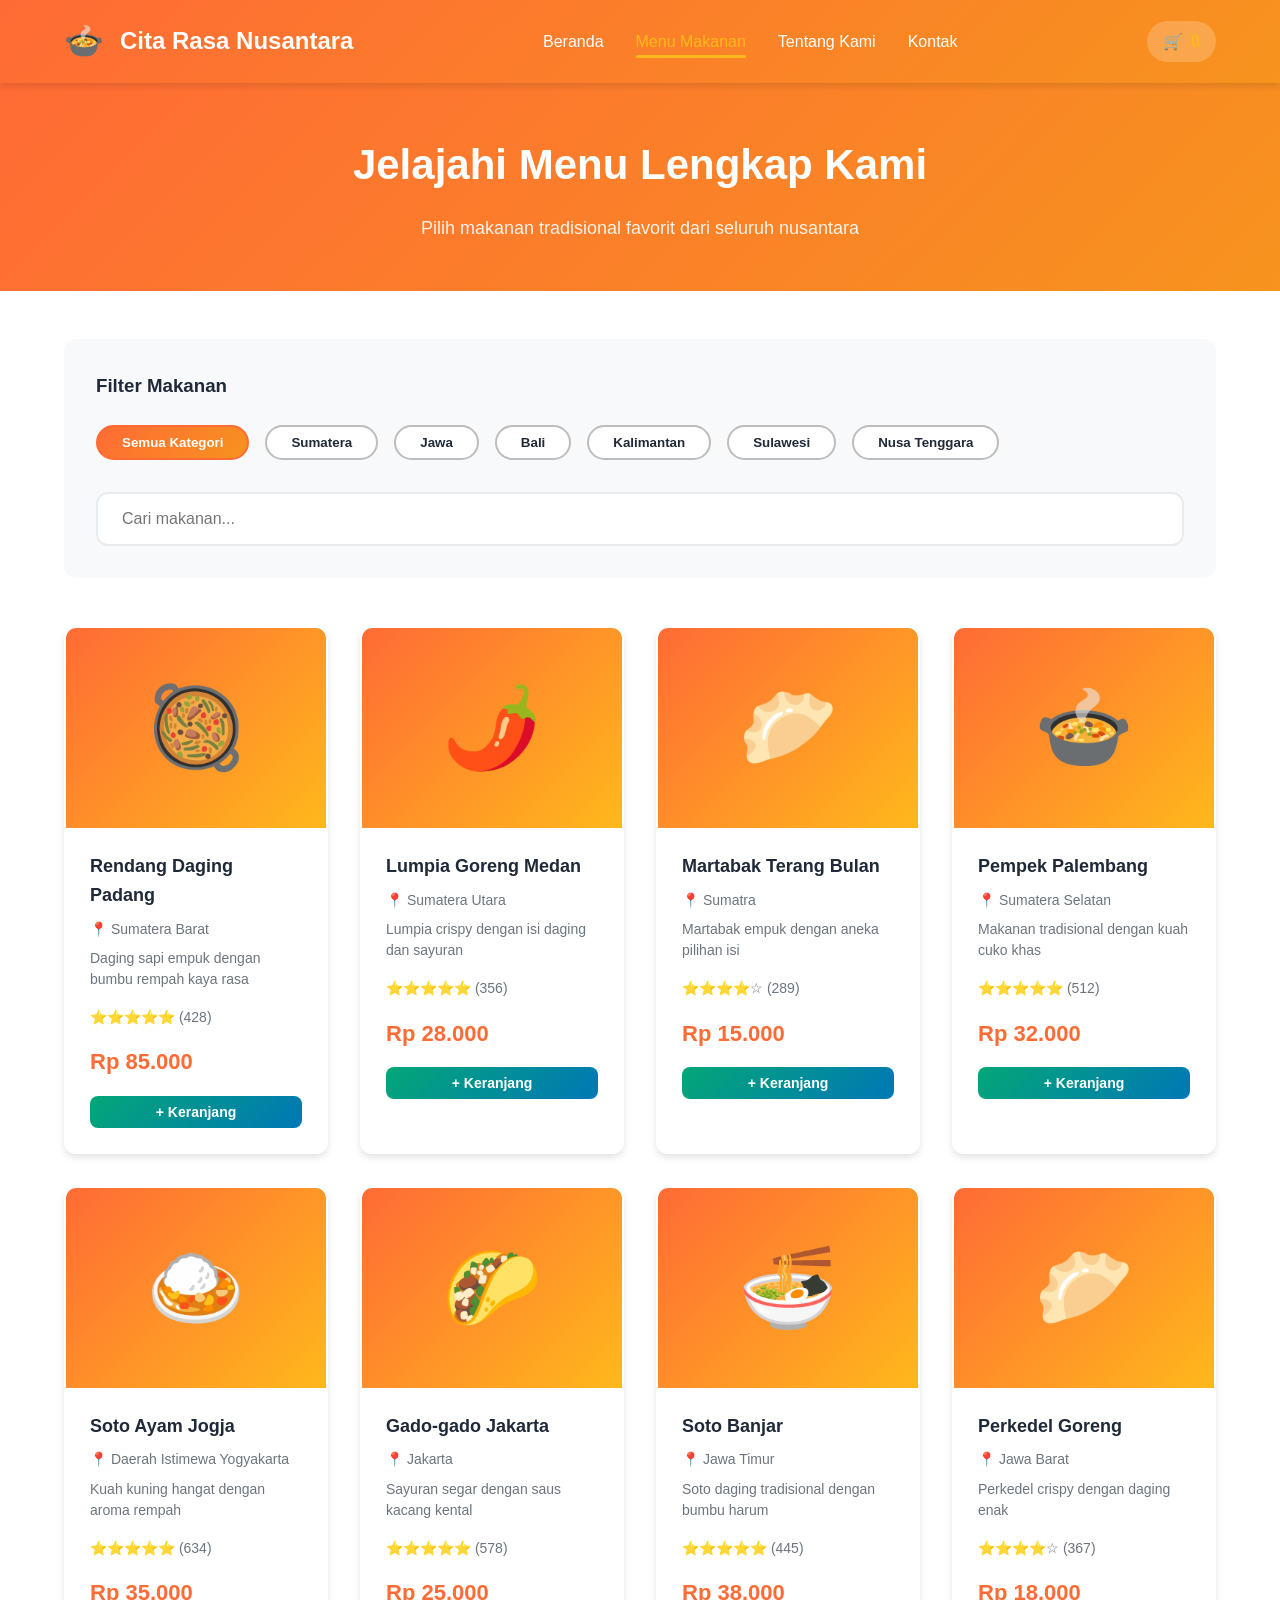
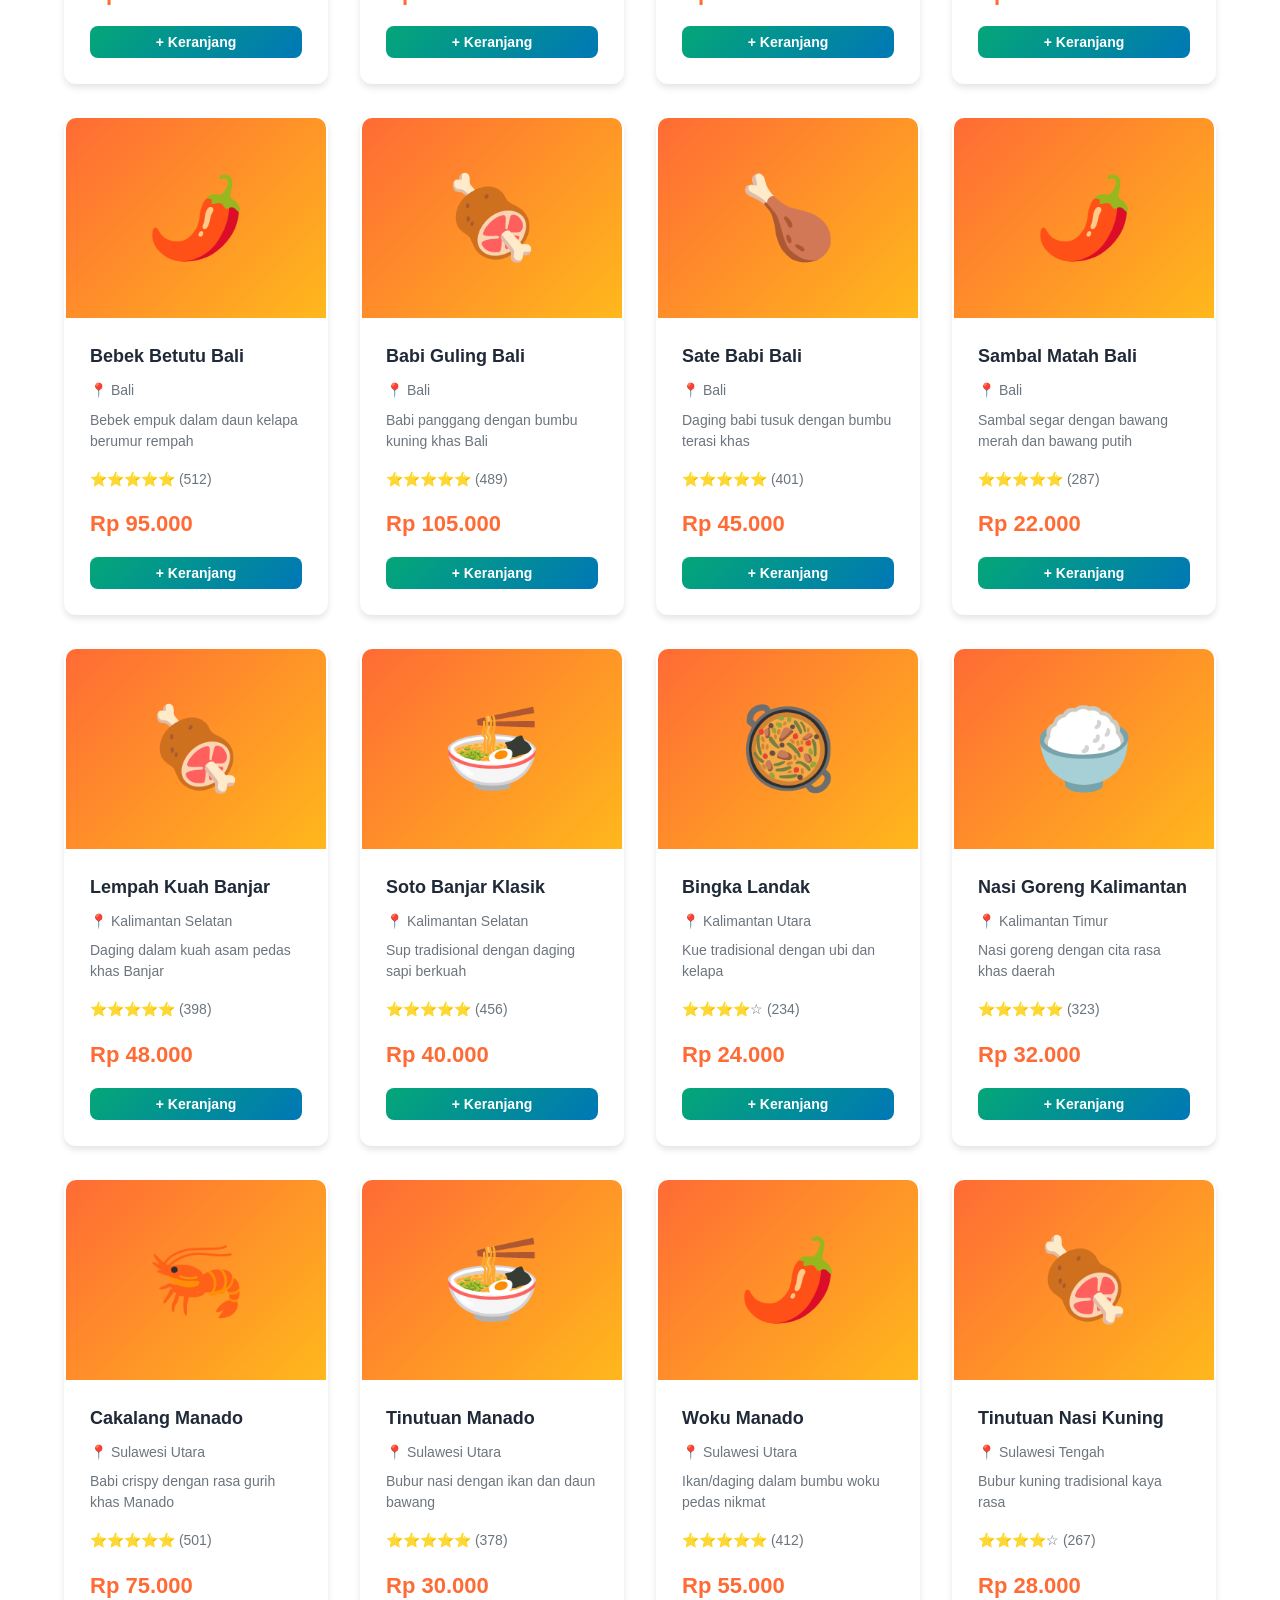
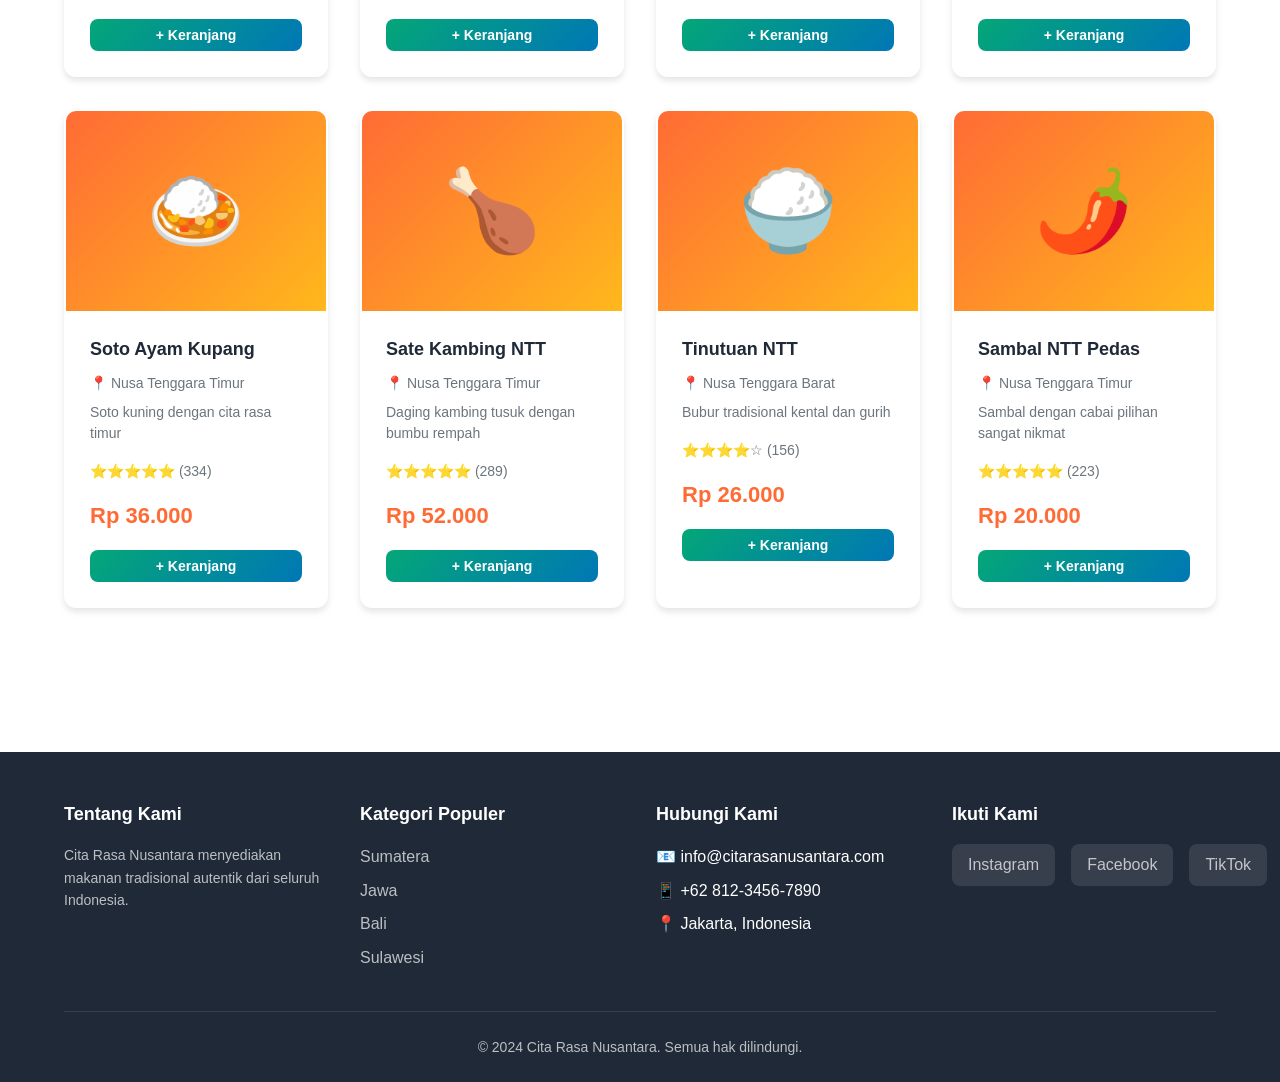
<file: products.html>
<!DOCTYPE html>
<html lang="id">
<head>
    <meta charset="UTF-8">
    <meta name="viewport" content="width=device-width, initial-scale=1.0">
    <title>Menu Makanan - Cita Rasa Nusantara</title>
    <link rel="stylesheet" href="style.css">
</head>
<body>
    <!-- Navigation -->
    <nav class="navbar">
        <div class="nav-container">
            <div class="logo">
                <span class="logo-icon">🍲</span>
                <h1>Cita Rasa Nusantara</h1>
            </div>
            <ul class="nav-menu">
                <li><a href="index.html" class="nav-link">Beranda</a></li>
                <li><a href="products.html" class="nav-link active">Menu Makanan</a></li>
                <li><a href="about.html" class="nav-link">Tentang Kami</a></li>
                <li><a href="contact.html" class="nav-link">Kontak</a></li>
            </ul>
            <div class="cart-icon">
                <span>🛒</span>
                <span class="cart-count">0</span>
            </div>
        </div>
    </nav>

    <!-- Page Header -->
    <section class="page-header">
        <div class="container">
            <h1>Jelajahi Menu Lengkap Kami</h1>
            <p>Pilih makanan tradisional favorit dari seluruh nusantara</p>
        </div>
    </section>

    <!-- Filter & Search -->
    <section class="products-section">
        <div class="container">
            <div class="filter-container">
                <h3>Filter Makanan</h3>
                <div class="filter-buttons">
                    <button class="filter-btn active" onclick="filterProducts('all')">Semua Kategori</button>
                    <button class="filter-btn" onclick="filterProducts('sumatra')">Sumatera</button>
                    <button class="filter-btn" onclick="filterProducts('java')">Jawa</button>
                    <button class="filter-btn" onclick="filterProducts('bali')">Bali</button>
                    <button class="filter-btn" onclick="filterProducts('kalimantan')">Kalimantan</button>
                    <button class="filter-btn" onclick="filterProducts('sulawesi')">Sulawesi</button>
                    <button class="filter-btn" onclick="filterProducts('nusa-tenggara')">Nusa Tenggara</button>
                </div>

                <div class="search-box">
                    <input type="text" id="searchInput" placeholder="Cari makanan..." onkeyup="searchProducts()">
                </div>
            </div>

            <!-- Products Grid -->
            <div class="all-products-grid" id="productsContainer">
                <!-- Sumatra -->
                <div class="product-card" data-region="sumatra" data-category="makanan">
                    <div class="product-image"><span class="product-emoji">🥘</span></div>
                    <div class="product-info">
                        <h3>Rendang Daging Padang</h3>
                        <p class="region">📍 Sumatera Barat</p>
                        <p class="description">Daging sapi empuk dengan bumbu rempah kaya rasa</p>
                        <div class="rating">⭐⭐⭐⭐⭐ (428)</div>
                        <span class="price">Rp 85.000</span>
                        <button class="btn-cart" onclick="addToCart('Rendang Daging Padang', 85000)">+ Keranjang</button>
                    </div>
                </div>

                <div class="product-card" data-region="sumatra">
                    <div class="product-image"><span class="product-emoji">🌶️</span></div>
                    <div class="product-info">
                        <h3>Lumpia Goreng Medan</h3>
                        <p class="region">📍 Sumatera Utara</p>
                        <p class="description">Lumpia crispy dengan isi daging dan sayuran</p>
                        <div class="rating">⭐⭐⭐⭐⭐ (356)</div>
                        <span class="price">Rp 28.000</span>
                        <button class="btn-cart" onclick="addToCart('Lumpia Goreng Medan', 28000)">+ Keranjang</button>
                    </div>
                </div>

                <div class="product-card" data-region="sumatra">
                    <div class="product-image"><span class="product-emoji">🥟</span></div>
                    <div class="product-info">
                        <h3>Martabak Terang Bulan</h3>
                        <p class="region">📍 Sumatra</p>
                        <p class="description">Martabak empuk dengan aneka pilihan isi</p>
                        <div class="rating">⭐⭐⭐⭐☆ (289)</div>
                        <span class="price">Rp 15.000</span>
                        <button class="btn-cart" onclick="addToCart('Martabak Terang Bulan', 15000)">+ Keranjang</button>
                    </div>
                </div>

                <div class="product-card" data-region="sumatra">
                    <div class="product-image"><span class="product-emoji">🍲</span></div>
                    <div class="product-info">
                        <h3>Pempek Palembang</h3>
                        <p class="region">📍 Sumatera Selatan</p>
                        <p class="description">Makanan tradisional dengan kuah cuko khas</p>
                        <div class="rating">⭐⭐⭐⭐⭐ (512)</div>
                        <span class="price">Rp 32.000</span>
                        <button class="btn-cart" onclick="addToCart('Pempek Palembang', 32000)">+ Keranjang</button>
                    </div>
                </div>

                <!-- Java -->
                <div class="product-card" data-region="java">
                    <div class="product-image"><span class="product-emoji">🍛</span></div>
                    <div class="product-info">
                        <h3>Soto Ayam Jogja</h3>
                        <p class="region">📍 Daerah Istimewa Yogyakarta</p>
                        <p class="description">Kuah kuning hangat dengan aroma rempah</p>
                        <div class="rating">⭐⭐⭐⭐⭐ (634)</div>
                        <span class="price">Rp 35.000</span>
                        <button class="btn-cart" onclick="addToCart('Soto Ayam Jogja', 35000)">+ Keranjang</button>
                    </div>
                </div>

                <div class="product-card" data-region="java">
                    <div class="product-image"><span class="product-emoji">🌮</span></div>
                    <div class="product-info">
                        <h3>Gado-gado Jakarta</h3>
                        <p class="region">📍 Jakarta</p>
                        <p class="description">Sayuran segar dengan saus kacang kental</p>
                        <div class="rating">⭐⭐⭐⭐⭐ (578)</div>
                        <span class="price">Rp 25.000</span>
                        <button class="btn-cart" onclick="addToCart('Gado-gado Jakarta', 25000)">+ Keranjang</button>
                    </div>
                </div>

                <div class="product-card" data-region="java">
                    <div class="product-image"><span class="product-emoji">🍜</span></div>
                    <div class="product-info">
                        <h3>Soto Banjar</h3>
                        <p class="region">📍 Jawa Timur</p>
                        <p class="description">Soto daging tradisional dengan bumbu harum</p>
                        <div class="rating">⭐⭐⭐⭐⭐ (445)</div>
                        <span class="price">Rp 38.000</span>
                        <button class="btn-cart" onclick="addToCart('Soto Banjar', 38000)">+ Keranjang</button>
                    </div>
                </div>

                <div class="product-card" data-region="java">
                    <div class="product-image"><span class="product-emoji">🥟</span></div>
                    <div class="product-info">
                        <h3>Perkedel Goreng</h3>
                        <p class="region">📍 Jawa Barat</p>
                        <p class="description">Perkedel crispy dengan daging enak</p>
                        <div class="rating">⭐⭐⭐⭐☆ (367)</div>
                        <span class="price">Rp 18.000</span>
                        <button class="btn-cart" onclick="addToCart('Perkedel Goreng', 18000)">+ Keranjang</button>
                    </div>
                </div>

                <!-- Bali -->
                <div class="product-card" data-region="bali">
                    <div class="product-image"><span class="product-emoji">🌶️</span></div>
                    <div class="product-info">
                        <h3>Bebek Betutu Bali</h3>
                        <p class="region">📍 Bali</p>
                        <p class="description">Bebek empuk dalam daun kelapa berumur rempah</p>
                        <div class="rating">⭐⭐⭐⭐⭐ (512)</div>
                        <span class="price">Rp 95.000</span>
                        <button class="btn-cart" onclick="addToCart('Bebek Betutu Bali', 95000)">+ Keranjang</button>
                    </div>
                </div>

                <div class="product-card" data-region="bali">
                    <div class="product-image"><span class="product-emoji">🍖</span></div>
                    <div class="product-info">
                        <h3>Babi Guling Bali</h3>
                        <p class="region">📍 Bali</p>
                        <p class="description">Babi panggang dengan bumbu kuning khas Bali</p>
                        <div class="rating">⭐⭐⭐⭐⭐ (489)</div>
                        <span class="price">Rp 105.000</span>
                        <button class="btn-cart" onclick="addToCart('Babi Guling Bali', 105000)">+ Keranjang</button>
                    </div>
                </div>

                <div class="product-card" data-region="bali">
                    <div class="product-image"><span class="product-emoji">🍗</span></div>
                    <div class="product-info">
                        <h3>Sate Babi Bali</h3>
                        <p class="region">📍 Bali</p>
                        <p class="description">Daging babi tusuk dengan bumbu terasi khas</p>
                        <div class="rating">⭐⭐⭐⭐⭐ (401)</div>
                        <span class="price">Rp 45.000</span>
                        <button class="btn-cart" onclick="addToCart('Sate Babi Bali', 45000)">+ Keranjang</button>
                    </div>
                </div>

                <div class="product-card" data-region="bali">
                    <div class="product-image"><span class="product-emoji">🌶️</span></div>
                    <div class="product-info">
                        <h3>Sambal Matah Bali</h3>
                        <p class="region">📍 Bali</p>
                        <p class="description">Sambal segar dengan bawang merah dan bawang putih</p>
                        <div class="rating">⭐⭐⭐⭐⭐ (287)</div>
                        <span class="price">Rp 22.000</span>
                        <button class="btn-cart" onclick="addToCart('Sambal Matah Bali', 22000)">+ Keranjang</button>
                    </div>
                </div>

                <!-- Kalimantan -->
                <div class="product-card" data-region="kalimantan">
                    <div class="product-image"><span class="product-emoji">🍖</span></div>
                    <div class="product-info">
                        <h3>Lempah Kuah Banjar</h3>
                        <p class="region">📍 Kalimantan Selatan</p>
                        <p class="description">Daging dalam kuah asam pedas khas Banjar</p>
                        <div class="rating">⭐⭐⭐⭐⭐ (398)</div>
                        <span class="price">Rp 48.000</span>
                        <button class="btn-cart" onclick="addToCart('Lempah Kuah Banjar', 48000)">+ Keranjang</button>
                    </div>
                </div>

                <div class="product-card" data-region="kalimantan">
                    <div class="product-image"><span class="product-emoji">🍜</span></div>
                    <div class="product-info">
                        <h3>Soto Banjar Klasik</h3>
                        <p class="region">📍 Kalimantan Selatan</p>
                        <p class="description">Sup tradisional dengan daging sapi berkuah</p>
                        <div class="rating">⭐⭐⭐⭐⭐ (456)</div>
                        <span class="price">Rp 40.000</span>
                        <button class="btn-cart" onclick="addToCart('Soto Banjar Klasik', 40000)">+ Keranjang</button>
                    </div>
                </div>

                <div class="product-card" data-region="kalimantan">
                    <div class="product-image"><span class="product-emoji">🥘</span></div>
                    <div class="product-info">
                        <h3>Bingka Landak</h3>
                        <p class="region">📍 Kalimantan Utara</p>
                        <p class="description">Kue tradisional dengan ubi dan kelapa</p>
                        <div class="rating">⭐⭐⭐⭐☆ (234)</div>
                        <span class="price">Rp 24.000</span>
                        <button class="btn-cart" onclick="addToCart('Bingka Landak', 24000)">+ Keranjang</button>
                    </div>
                </div>

                <div class="product-card" data-region="kalimantan">
                    <div class="product-image"><span class="product-emoji">🍚</span></div>
                    <div class="product-info">
                        <h3>Nasi Goreng Kalimantan</h3>
                        <p class="region">📍 Kalimantan Timur</p>
                        <p class="description">Nasi goreng dengan cita rasa khas daerah</p>
                        <div class="rating">⭐⭐⭐⭐⭐ (323)</div>
                        <span class="price">Rp 32.000</span>
                        <button class="btn-cart" onclick="addToCart('Nasi Goreng Kalimantan', 32000)">+ Keranjang</button>
                    </div>
                </div>

                <!-- Sulawesi -->
                <div class="product-card" data-region="sulawesi">
                    <div class="product-image"><span class="product-emoji">🦐</span></div>
                    <div class="product-info">
                        <h3>Cakalang Manado</h3>
                        <p class="region">📍 Sulawesi Utara</p>
                        <p class="description">Babi crispy dengan rasa gurih khas Manado</p>
                        <div class="rating">⭐⭐⭐⭐⭐ (501)</div>
                        <span class="price">Rp 75.000</span>
                        <button class="btn-cart" onclick="addToCart('Cakalang Manado', 75000)">+ Keranjang</button>
                    </div>
                </div>

                <div class="product-card" data-region="sulawesi">
                    <div class="product-image"><span class="product-emoji">🍜</span></div>
                    <div class="product-info">
                        <h3>Tinutuan Manado</h3>
                        <p class="region">📍 Sulawesi Utara</p>
                        <p class="description">Bubur nasi dengan ikan dan daun bawang</p>
                        <div class="rating">⭐⭐⭐⭐⭐ (378)</div>
                        <span class="price">Rp 30.000</span>
                        <button class="btn-cart" onclick="addToCart('Tinutuan Manado', 30000)">+ Keranjang</button>
                    </div>
                </div>

                <div class="product-card" data-region="sulawesi">
                    <div class="product-image"><span class="product-emoji">🌶️</span></div>
                    <div class="product-info">
                        <h3>Woku Manado</h3>
                        <p class="region">📍 Sulawesi Utara</p>
                        <p class="description">Ikan/daging dalam bumbu woku pedas nikmat</p>
                        <div class="rating">⭐⭐⭐⭐⭐ (412)</div>
                        <span class="price">Rp 55.000</span>
                        <button class="btn-cart" onclick="addToCart('Woku Manado', 55000)">+ Keranjang</button>
                    </div>
                </div>

                <div class="product-card" data-region="sulawesi">
                    <div class="product-image"><span class="product-emoji">🍖</span></div>
                    <div class="product-info">
                        <h3>Tinutuan Nasi Kuning</h3>
                        <p class="region">📍 Sulawesi Tengah</p>
                        <p class="description">Bubur kuning tradisional kaya rasa</p>
                        <div class="rating">⭐⭐⭐⭐☆ (267)</div>
                        <span class="price">Rp 28.000</span>
                        <button class="btn-cart" onclick="addToCart('Tinutuan Nasi Kuning', 28000)">+ Keranjang</button>
                    </div>
                </div>

                <!-- Nusa Tenggara -->
                <div class="product-card" data-region="nusa-tenggara">
                    <div class="product-image"><span class="product-emoji">🍛</span></div>
                    <div class="product-info">
                        <h3>Soto Ayam Kupang</h3>
                        <p class="region">📍 Nusa Tenggara Timur</p>
                        <p class="description">Soto kuning dengan cita rasa timur</p>
                        <div class="rating">⭐⭐⭐⭐⭐ (334)</div>
                        <span class="price">Rp 36.000</span>
                        <button class="btn-cart" onclick="addToCart('Soto Ayam Kupang', 36000)">+ Keranjang</button>
                    </div>
                </div>

                <div class="product-card" data-region="nusa-tenggara">
                    <div class="product-image"><span class="product-emoji">🍗</span></div>
                    <div class="product-info">
                        <h3>Sate Kambing NTT</h3>
                        <p class="region">📍 Nusa Tenggara Timur</p>
                        <p class="description">Daging kambing tusuk dengan bumbu rempah</p>
                        <div class="rating">⭐⭐⭐⭐⭐ (289)</div>
                        <span class="price">Rp 52.000</span>
                        <button class="btn-cart" onclick="addToCart('Sate Kambing NTT', 52000)">+ Keranjang</button>
                    </div>
                </div>

                <div class="product-card" data-region="nusa-tenggara">
                    <div class="product-image"><span class="product-emoji">🍚</span></div>
                    <div class="product-info">
                        <h3>Tinutuan NTT</h3>
                        <p class="region">📍 Nusa Tenggara Barat</p>
                        <p class="description">Bubur tradisional kental dan gurih</p>
                        <div class="rating">⭐⭐⭐⭐☆ (156)</div>
                        <span class="price">Rp 26.000</span>
                        <button class="btn-cart" onclick="addToCart('Tinutuan NTT', 26000)">+ Keranjang</button>
                    </div>
                </div>

                <div class="product-card" data-region="nusa-tenggara">
                    <div class="product-image"><span class="product-emoji">🌶️</span></div>
                    <div class="product-info">
                        <h3>Sambal NTT Pedas</h3>
                        <p class="region">📍 Nusa Tenggara Timur</p>
                        <p class="description">Sambal dengan cabai pilihan sangat nikmat</p>
                        <div class="rating">⭐⭐⭐⭐⭐ (223)</div>
                        <span class="price">Rp 20.000</span>
                        <button class="btn-cart" onclick="addToCart('Sambal NTT Pedas', 20000)">+ Keranjang</button>
                    </div>
                </div>
            </div>
        </div>
    </section>

    <!-- Footer -->
    <footer class="footer">
        <div class="container">
            <div class="footer-content">
                <div class="footer-section">
                    <h4>Tentang Kami</h4>
                    <p>Cita Rasa Nusantara menyediakan makanan tradisional autentik dari seluruh Indonesia.</p>
                </div>
                <div class="footer-section">
                    <h4>Kategori Populer</h4>
                    <ul>
                        <li><a href="#sumatra">Sumatera</a></li>
                        <li><a href="#java">Jawa</a></li>
                        <li><a href="#bali">Bali</a></li>
                        <li><a href="#sulawesi">Sulawesi</a></li>
                    </ul>
                </div>
                <div class="footer-section">
                    <h4>Hubungi Kami</h4>
                    <ul>
                        <li>📧 info@citarasanusantara.com</li>
                        <li>📱 +62 812-3456-7890</li>
                        <li>📍 Jakarta, Indonesia</li>
                    </ul>
                </div>
                <div class="footer-section">
                    <h4>Ikuti Kami</h4>
                    <div class="social-links">
                        <a href="#" class="social">Instagram</a>
                        <a href="#" class="social">Facebook</a>
                        <a href="#" class="social">TikTok</a>
                    </div>
                </div>
            </div>
            <div class="footer-bottom">
                <p>&copy; 2024 Cita Rasa Nusantara. Semua hak dilindungi.</p>
            </div>
        </div>
    </footer>

    <script src="script.js"></script>
</body>
</html>
</file>
<file: style.css>
/* ===== CSS CITA RASA NUSANTARA ===== */

/* ===== ROOT COLORS & VARIABLES ===== */
:root {
    /* Primary Colors - Warna Indonesia yang Vibrant */
    --color-primary: #FF6B35;       /* Orange Kaya */
    --color-secondary: #F7931E;     /* Warm Orange */
    --color-accent: #FFB81C;        /* Golden Yellow */
    --color-success: #04A777;       /* Forest Green */
    --color-info: #0077B6;          /* Ocean Blue */
    --color-warning: #FF6B9D;       /* Coral Pink */
    --color-danger: #E63946;        /* Vibrant Red */
    
    /* Neutral Colors */
    --color-white: #FFFFFF;
    --color-light: #F8F9FA;
    --color-gray-light: #E9ECEF;
    --color-gray: #BDBDBD;
    --color-gray-dark: #6C757D;
    --color-dark: #1F2937;
    --color-black: #000000;
    
    /* Text Colors */
    --text-primary: #1F2937;
    --text-secondary: #6C757D;
    --text-light: #FFFFFF;
    
    /* Spacing */
    --spacing-xs: 4px;
    --spacing-sm: 8px;
    --spacing-md: 16px;
    --spacing-lg: 24px;
    --spacing-xl: 32px;
    --spacing-2xl: 48px;
    
    /* Border Radius */
    --radius-sm: 4px;
    --radius-md: 8px;
    --radius-lg: 12px;
    --radius-full: 9999px;
    
    /* Shadow */
    --shadow-sm: 0 1px 2px rgba(0, 0, 0, 0.05);
    --shadow-md: 0 4px 6px rgba(0, 0, 0, 0.1);
    --shadow-lg: 0 10px 15px rgba(0, 0, 0, 0.1);
    --shadow-xl: 0 20px 25px rgba(0, 0, 0, 0.1);
    
    /* Transitions */
    --transition: all 0.3s ease;
    --transition-fast: all 0.15s ease;
}

/* ===== GLOBAL STYLES ===== */
* {
    margin: 0;
    padding: 0;
    box-sizing: border-box;
}

html {
    scroll-behavior: smooth;
}

body {
    font-family: 'Segoe UI', Tahoma, Geneva, Verdana, sans-serif;
    color: var(--text-primary);
    background-color: var(--color-white);
    line-height: 1.6;
}

/* ===== CONTAINER ===== */
.container {
    max-width: 1200px;
    margin: 0 auto;
    padding: 0 var(--spacing-lg);
}

/* ===== NAVIGATION ===== */
.navbar {
    background: linear-gradient(135deg, #FF6B35 0%, #F7931E 100%);
    padding: var(--spacing-md) 0;
    position: sticky;
    top: 0;
    z-index: 1000;
    box-shadow: var(--shadow-md);
}

.nav-container {
    max-width: 1200px;
    margin: 0 auto;
    padding: 0 var(--spacing-lg);
    display: flex;
    justify-content: space-between;
    align-items: center;
}

.logo {
    display: flex;
    align-items: center;
    gap: var(--spacing-md);
    text-decoration: none;
    color: var(--color-white);
}

.logo-icon {
    font-size: 32px;
}

.logo h1 {
    font-size: 24px;
    font-weight: 700;
    margin: 0;
}

.nav-menu {
    list-style: none;
    display: flex;
    gap: var(--spacing-xl);
    flex: 1;
    justify-content: center;
}

.nav-link {
    color: var(--color-white);
    text-decoration: none;
    font-weight: 500;
    transition: var(--transition-fast);
    position: relative;
}

.nav-link:hover,
.nav-link.active {
    color: var(--color-accent);
}

.nav-link.active::after {
    content: '';
    position: absolute;
    bottom: -8px;
    left: 0;
    right: 0;
    height: 3px;
    background-color: var(--color-accent);
    border-radius: var(--radius-full);
}

.cart-icon {
    display: flex;
    align-items: center;
    gap: var(--spacing-sm);
    background-color: rgba(255, 255, 255, 0.2);
    padding: var(--spacing-sm) var(--spacing-md);
    border-radius: var(--radius-full);
    cursor: pointer;
    transition: var(--transition-fast);
}

.cart-icon:hover {
    background-color: rgba(255, 255, 255, 0.3);
}

.cart-count {
    font-weight: 700;
    color: var(--color-accent);
}

/* ===== HERO SECTION ===== */
.hero {
    display: grid;
    grid-template-columns: 1fr 1fr;
    gap: var(--spacing-2xl);
    align-items: center;
    padding: var(--spacing-2xl) 0;
    background: linear-gradient(135deg, rgba(255, 107, 53, 0.1) 0%, rgba(255, 184, 28, 0.1) 100%);
}

.hero-content {
    animation: slideInLeft 0.8s ease;
}

.hero-title {
    font-size: 48px;
    font-weight: 800;
    color: var(--text-primary);
    margin-bottom: var(--spacing-lg);
    line-height: 1.2;
}

.hero-subtitle {
    font-size: 18px;
    color: var(--text-secondary);
    margin-bottom: var(--spacing-xl);
    line-height: 1.8;
}

.hero-buttons {
    display: flex;
    gap: var(--spacing-lg);
}

.hero-image {
    display: flex;
    justify-content: center;
    align-items: center;
    animation: slideInRight 0.8s ease;
}

.hero-visual {
    width: 350px;
    height: 350px;
    background: linear-gradient(135deg, #FF6B35 0%, #FFB81C 100%);
    border-radius: 50%;
    display: flex;
    align-items: center;
    justify-content: center;
    box-shadow: var(--shadow-xl);
}

/* ===== BUTTONS ===== */
.btn {
    padding: var(--spacing-md) var(--spacing-xl);
    border: none;
    border-radius: var(--radius-lg);
    font-size: 16px;
    font-weight: 600;
    cursor: pointer;
    transition: var(--transition);
    text-decoration: none;
    display: inline-block;
    text-align: center;
}

.btn-primary {
    background: linear-gradient(135deg, #FF6B35 0%, #F7931E 100%);
    color: var(--color-white);
}

.btn-primary:hover {
    transform: translateY(-2px);
    box-shadow: var(--shadow-lg);
}

.btn-secondary {
    background-color: transparent;
    color: var(--color-primary);
    border: 2px solid var(--color-primary);
}

.btn-secondary:hover {
    background-color: var(--color-primary);
    color: var(--color-white);
}

.btn-full {
    width: 100%;
}

.btn-cart {
    background: linear-gradient(135deg, #04A777 0%, #0077B6 100%);
    color: var(--color-white);
    padding: var(--spacing-sm) var(--spacing-md);
    border: none;
    border-radius: var(--radius-md);
    cursor: pointer;
    font-size: 14px;
    font-weight: 600;
    transition: var(--transition-fast);
    width: 100%;
    margin-top: var(--spacing-md);
}

.btn-cart:hover {
    transform: translateY(-2px);
    box-shadow: var(--shadow-md);
}

/* ===== SECTIONS ===== */
.featured-categories {
    padding: var(--spacing-2xl) 0;
    background-color: var(--color-light);
}

.section-title {
    font-size: 36px;
    font-weight: 800;
    text-align: center;
    margin-bottom: var(--spacing-2xl);
    color: var(--text-primary);
}

.section-subtitle {
    text-align: center;
    color: var(--text-secondary);
    margin-bottom: var(--spacing-xl);
}

/* ===== CATEGORIES GRID ===== */
.categories-grid {
    display: grid;
    grid-template-columns: repeat(auto-fit, minmax(200px, 1fr));
    gap: var(--spacing-xl);
    margin-bottom: var(--spacing-2xl);
}

.category-card {
    background: linear-gradient(135deg, #FFFFFF 0%, #F8F9FA 100%);
    border-radius: var(--radius-lg);
    padding: var(--spacing-xl);
    text-align: center;
    cursor: pointer;
    transition: var(--transition);
    border: 2px solid transparent;
    box-shadow: var(--shadow-md);
}

.category-card:hover {
    transform: translateY(-8px);
    border-color: var(--color-primary);
    box-shadow: var(--shadow-xl);
}

.category-icon {
    font-size: 48px;
    margin-bottom: var(--spacing-md);
}

.category-card h3 {
    font-size: 20px;
    margin-bottom: var(--spacing-sm);
    color: var(--text-primary);
}

.category-card p {
    color: var(--text-secondary);
    font-size: 14px;
    margin-bottom: var(--spacing-md);
}

.category-arrow {
    display: inline-block;
    font-size: 20px;
    color: var(--color-primary);
    transition: var(--transition-fast);
}

.category-card:hover .category-arrow {
    transform: translateX(4px);
}

/* ===== PRODUCTS GRID ===== */
.best-sellers {
    padding: var(--spacing-2xl) 0;
}

.products-grid,
.all-products-grid {
    display: grid;
    grid-template-columns: repeat(auto-fill, minmax(250px, 1fr));
    gap: var(--spacing-xl);
    margin-bottom: var(--spacing-2xl);
}

.product-card {
    background-color: var(--color-white);
    border-radius: var(--radius-lg);
    overflow: hidden;
    box-shadow: var(--shadow-md);
    transition: var(--transition);
    border: 2px solid transparent;
}

.product-card:hover {
    transform: translateY(-8px);
    box-shadow: var(--shadow-xl);
    border-color: var(--color-primary);
}

.product-image {
    background: linear-gradient(135deg, #FF6B35 0%, #FFB81C 100%);
    height: 200px;
    display: flex;
    align-items: center;
    justify-content: center;
    position: relative;
}

.product-emoji {
    font-size: 80px;
}

.badge {
    position: absolute;
    top: 10px;
    right: 10px;
    background: linear-gradient(135deg, #E63946 0%, #FF6B9D 100%);
    color: var(--color-white);
    padding: var(--spacing-sm) var(--spacing-md);
    border-radius: var(--radius-full);
    font-size: 12px;
    font-weight: 700;
}

.product-info {
    padding: var(--spacing-lg);
}

.product-info h3 {
    font-size: 18px;
    margin-bottom: var(--spacing-sm);
    color: var(--text-primary);
}

.region {
    color: var(--text-secondary);
    font-size: 14px;
    margin-bottom: var(--spacing-sm);
}

.description {
    color: var(--text-secondary);
    font-size: 14px;
    margin-bottom: var(--spacing-md);
    line-height: 1.5;
}

.rating {
    margin-bottom: var(--spacing-md);
    font-size: 14px;
    color: var(--text-secondary);
}

.price-section {
    display: flex;
    align-items: baseline;
    gap: var(--spacing-sm);
    margin-bottom: var(--spacing-md);
}

.price {
    font-size: 22px;
    font-weight: 700;
    color: var(--color-primary);
}

.per-pack {
    color: var(--text-secondary);
    font-size: 12px;
}

.view-all-btn {
    text-align: center;
}

/* ===== WHY US SECTION ===== */
.why-us {
    background-color: var(--color-light);
    padding: var(--spacing-2xl) 0;
}

.features-grid {
    display: grid;
    grid-template-columns: repeat(auto-fit, minmax(250px, 1fr));
    gap: var(--spacing-xl);
}

.feature {
    background-color: var(--color-white);
    padding: var(--spacing-xl);
    border-radius: var(--radius-lg);
    text-align: center;
    box-shadow: var(--shadow-md);
    transition: var(--transition);
}

.feature:hover {
    transform: translateY(-8px);
    box-shadow: var(--shadow-lg);
}

.feature-icon {
    font-size: 40px;
    margin-bottom: var(--spacing-md);
}

.feature h3 {
    font-size: 18px;
    margin-bottom: var(--spacing-md);
    color: var(--text-primary);
}

.feature p {
    color: var(--text-secondary);
    line-height: 1.6;
}

/* ===== NEWSLETTER SECTION ===== */
.newsletter {
    background: linear-gradient(135deg, #FF6B35 0%, #F7931E 100%);
    padding: var(--spacing-2xl) 0;
    color: var(--color-white);
}

.newsletter-content {
    text-align: center;
}

.newsletter-content h2 {
    font-size: 32px;
    margin-bottom: var(--spacing-lg);
}

.newsletter-content p {
    font-size: 18px;
    margin-bottom: var(--spacing-xl);
    opacity: 0.9;
}

.newsletter-form {
    display: flex;
    gap: var(--spacing-md);
    max-width: 500px;
    margin: 0 auto;
}

.newsletter-form input {
    flex: 1;
    padding: var(--spacing-md) var(--spacing-lg);
    border: none;
    border-radius: var(--radius-lg);
    font-size: 16px;
}

.newsletter-form button {
    padding: var(--spacing-md) var(--spacing-xl);
}

/* ===== PAGE HEADER ===== */
.page-header {
    background: linear-gradient(135deg, #FF6B35 0%, #F7931E 100%);
    color: var(--color-white);
    padding: var(--spacing-2xl) 0;
    text-align: center;
}

.page-header h1 {
    font-size: 42px;
    margin-bottom: var(--spacing-md);
}

.page-header p {
    font-size: 18px;
    opacity: 0.9;
}

/* ===== PRODUCTS SECTION ===== */
.products-section {
    padding: var(--spacing-2xl) 0;
}

.filter-container {
    background-color: var(--color-light);
    padding: var(--spacing-xl);
    border-radius: var(--radius-lg);
    margin-bottom: var(--spacing-2xl);
}

.filter-container h3 {
    margin-bottom: var(--spacing-lg);
    color: var(--text-primary);
}

.filter-buttons {
    display: flex;
    flex-wrap: wrap;
    gap: var(--spacing-md);
    margin-bottom: var(--spacing-xl);
}

.filter-btn {
    padding: var(--spacing-sm) var(--spacing-lg);
    border: 2px solid var(--color-gray);
    background-color: var(--color-white);
    color: var(--text-primary);
    border-radius: var(--radius-full);
    cursor: pointer;
    transition: var(--transition-fast);
    font-weight: 600;
}

.filter-btn:hover,
.filter-btn.active {
    background: linear-gradient(135deg, #FF6B35 0%, #F7931E 100%);
    color: var(--color-white);
    border-color: var(--color-primary);
}

.search-box {
    width: 100%;
}

.search-box input {
    width: 100%;
    padding: var(--spacing-md) var(--spacing-lg);
    border: 2px solid var(--color-gray-light);
    border-radius: var(--radius-lg);
    font-size: 16px;
    transition: var(--transition-fast);
}

.search-box input:focus {
    outline: none;
    border-color: var(--color-primary);
    box-shadow: 0 0 0 3px rgba(255, 107, 53, 0.1);
}

/* ===== ABOUT SECTION ===== */
.about-section {
    padding: var(--spacing-2xl) 0;
}

.about-grid {
    display: grid;
    grid-template-columns: 1fr 1fr;
    gap: var(--spacing-2xl);
    align-items: center;
}

.about-text h2 {
    font-size: 32px;
    margin-bottom: var(--spacing-lg);
    color: var(--text-primary);
}

.about-text p {
    margin-bottom: var(--spacing-lg);
    color: var(--text-secondary);
    line-height: 1.8;
}

.about-visual {
    width: 400px;
    height: 400px;
    background: linear-gradient(135deg, #FF6B35 0%, #0077B6 100%);
    border-radius: 50%;
    display: flex;
    align-items: center;
    justify-content: center;
    box-shadow: var(--shadow-xl);
    margin: 0 auto;
}

/* ===== MISSION VISION SECTION ===== */
.mission-vision {
    padding: var(--spacing-2xl) 0;
    background-color: var(--color-light);
}

.mission-card {
    background-color: var(--color-white);
    padding: var(--spacing-xl);
    border-radius: var(--radius-lg);
    text-align: center;
    box-shadow: var(--shadow-md);
    display: grid;
    grid-template-columns: repeat(auto-fit, minmax(250px, 1fr));
    gap: var(--spacing-xl);
}

.mission-icon {
    font-size: 48px;
    margin-bottom: var(--spacing-md);
}

.mission-card h3 {
    font-size: 20px;
    margin-bottom: var(--spacing-md);
    color: var(--text-primary);
}

.mission-card p {
    color: var(--text-secondary);
    line-height: 1.6;
}

/* ===== TEAM SECTION ===== */
.team-section {
    padding: var(--spacing-2xl) 0;
}

.team-grid {
    display: grid;
    grid-template-columns: repeat(auto-fit, minmax(220px, 1fr));
    gap: var(--spacing-xl);
}

.team-member {
    background-color: var(--color-light);
    padding: var(--spacing-xl);
    border-radius: var(--radius-lg);
    text-align: center;
    transition: var(--transition);
}

.team-member:hover {
    transform: translateY(-8px);
    background-color: var(--color-white);
    box-shadow: var(--shadow-lg);
}

.member-avatar {
    font-size: 60px;
    margin-bottom: var(--spacing-md);
}

.team-member h3 {
    font-size: 18px;
    margin-bottom: var(--spacing-sm);
    color: var(--text-primary);
}

.position {
    color: var(--color-primary);
    font-weight: 600;
    margin-bottom: var(--spacing-md);
    font-size: 14px;
}

.bio {
    color: var(--text-secondary);
    font-size: 14px;
    line-height: 1.6;
}

/* ===== STATS SECTION ===== */
.stats-section {
    display: grid;
    grid-template-columns: repeat(auto-fit, minmax(200px, 1fr));
    gap: var(--spacing-xl);
    padding: var(--spacing-2xl) 0;
    background: linear-gradient(135deg, #FF6B35 0%, #F7931E 100%);
    margin: var(--spacing-2xl) 0;
    padding: var(--spacing-2xl) var(--spacing-lg);
    border-radius: var(--radius-lg);
}

.stat-box {
    text-align: center;
    color: var(--color-white);
}

.stat-number {
    font-size: 48px;
    font-weight: 800;
    display: block;
    margin-bottom: var(--spacing-md);
}

.stat-box p {
    font-size: 16px;
}

/* ===== CTA SECTION ===== */
.cta-section {
    background: linear-gradient(135deg, #0077B6 0%, #04A777 100%);
    padding: var(--spacing-2xl) var(--spacing-lg);
    border-radius: var(--radius-lg);
    text-align: center;
    color: var(--color-white);
    margin: var(--spacing-2xl) 0;
}

.cta-section h2 {
    font-size: 32px;
    margin-bottom: var(--spacing-lg);
}

.cta-section p {
    font-size: 18px;
    margin-bottom: var(--spacing-xl);
    opacity: 0.9;
}

/* ===== CONTACT SECTION ===== */
.contact-section {
    padding: var(--spacing-2xl) 0;
}

.contact-grid {
    display: grid;
    grid-template-columns: 1fr 1fr;
    gap: var(--spacing-2xl);
}

.contact-info h2 {
    font-size: 28px;
    margin-bottom: var(--spacing-lg);
    color: var(--text-primary);
}

.contact-info > p {
    color: var(--text-secondary);
    margin-bottom: var(--spacing-xl);
}

.contact-item {
    display: flex;
    gap: var(--spacing-lg);
    margin-bottom: var(--spacing-xl);
    padding: var(--spacing-lg);
    background-color: var(--color-light);
    border-radius: var(--radius-lg);
}

.contact-icon {
    font-size: 32px;
    min-width: 40px;
}

.contact-item h4 {
    color: var(--text-primary);
    margin-bottom: var(--spacing-sm);
}

.contact-item p {
    color: var(--text-secondary);
    font-size: 14px;
}

.contact-item p.small {
    font-size: 12px;
    opacity: 0.8;
}

.social-section {
    margin-top: var(--spacing-xl);
    padding-top: var(--spacing-xl);
    border-top: 2px solid var(--color-gray-light);
}

.social-links-large {
    display: flex;
    flex-direction: column;
    gap: var(--spacing-md);
}

.social-btn {
    padding: var(--spacing-md) var(--spacing-lg);
    background: linear-gradient(135deg, #FF6B35 0%, #F7931E 100%);
    color: var(--color-white);
    text-decoration: none;
    border-radius: var(--radius-lg);
    transition: var(--transition-fast);
    display: block;
    font-weight: 600;
}

.social-btn:hover {
    transform: translateX(4px);
}

/* ===== CONTACT FORM ===== */
.contact-form {
    background-color: var(--color-light);
    padding: var(--spacing-xl);
    border-radius: var(--radius-lg);
}

.contact-form-container h2 {
    font-size: 28px;
    margin-bottom: var(--spacing-xl);
    color: var(--text-primary);
}

.form-group {
    margin-bottom: var(--spacing-lg);
}

.form-group label {
    display: block;
    margin-bottom: var(--spacing-sm);
    color: var(--text-primary);
    font-weight: 600;
}

.form-group input,
.form-group select,
.form-group textarea {
    width: 100%;
    padding: var(--spacing-md) var(--spacing-lg);
    border: 2px solid var(--color-gray-light);
    border-radius: var(--radius-md);
    font-size: 16px;
    font-family: inherit;
    transition: var(--transition-fast);
}

.form-group input:focus,
.form-group select:focus,
.form-group textarea:focus {
    outline: none;
    border-color: var(--color-primary);
    box-shadow: 0 0 0 3px rgba(255, 107, 53, 0.1);
}

.form-group textarea {
    resize: vertical;
}

/* ===== FAQ SECTION ===== */
.faq-section {
    padding: var(--spacing-2xl) 0;
    background-color: var(--color-light);
}

.faq-grid {
    display: grid;
    grid-template-columns: repeat(auto-fit, minmax(300px, 1fr));
    gap: var(--spacing-xl);
}

.faq-item {
    background-color: var(--color-white);
    padding: var(--spacing-xl);
    border-radius: var(--radius-lg);
    box-shadow: var(--shadow-md);
}

.faq-item h3 {
    color: var(--color-primary);
    margin-bottom: var(--spacing-md);
    font-size: 18px;
}

.faq-item p {
    color: var(--text-secondary);
    line-height: 1.6;
}

/* ===== FOOTER ===== */
.footer {
    background-color: var(--color-dark);
    color: var(--color-white);
    padding: var(--spacing-2xl) 0 var(--spacing-lg);
    margin-top: var(--spacing-2xl);
}

.footer-content {
    display: grid;
    grid-template-columns: repeat(auto-fit, minmax(250px, 1fr));
    gap: var(--spacing-xl);
    margin-bottom: var(--spacing-xl);
}

.footer-section h4 {
    margin-bottom: var(--spacing-md);
    font-size: 18px;
}

.footer-section p {
    color: rgba(255, 255, 255, 0.7);
    font-size: 14px;
    line-height: 1.6;
}

.footer-section ul {
    list-style: none;
}

.footer-section ul li {
    margin-bottom: var(--spacing-sm);
}

.footer-section a {
    color: rgba(255, 255, 255, 0.7);
    text-decoration: none;
    transition: var(--transition-fast);
}

.footer-section a:hover {
    color: var(--color-primary);
}

.social-links {
    display: flex;
    gap: var(--spacing-md);
}

.social {
    display: inline-block;
    padding: var(--spacing-sm) var(--spacing-md);
    background-color: rgba(255, 255, 255, 0.1);
    border-radius: var(--radius-md);
    transition: var(--transition-fast);
}

.social:hover {
    background-color: var(--color-primary);
    color: var(--color-white);
}

.footer-bottom {
    text-align: center;
    padding-top: var(--spacing-lg);
    border-top: 1px solid rgba(255, 255, 255, 0.1);
    color: rgba(255, 255, 255, 0.7);
    font-size: 14px;
}

.footer-bottom a {
    color: rgba(255, 255, 255, 0.7);
    text-decoration: none;
}

.footer-bottom a:hover {
    color: var(--color-primary);
}

/* ===== ANIMATIONS ===== */
@keyframes slideInLeft {
    from {
        opacity: 0;
        transform: translateX(-50px);
    }
    to {
        opacity: 1;
        transform: translateX(0);
    }
}

@keyframes slideInRight {
    from {
        opacity: 0;
        transform: translateX(50px);
    }
    to {
        opacity: 1;
        transform: translateX(0);
    }
}

@keyframes fadeIn {
    from {
        opacity: 0;
    }
    to {
        opacity: 1;
    }
}

/* ===== RESPONSIVE DESIGN ===== */
@media (max-width: 768px) {
    .hero {
        grid-template-columns: 1fr;
    }

    .hero-title {
        font-size: 32px;
    }

    .hero-buttons {
        flex-direction: column;
    }

    .hero-visual {
        width: 250px;
        height: 250px;
    }

    .nav-menu {
        gap: var(--spacing-md);
        font-size: 14px;
    }

    .logo h1 {
        display: none;
    }

    .section-title {
        font-size: 28px;
    }

    .contact-grid {
        grid-template-columns: 1fr;
    }

    .about-grid {
        grid-template-columns: 1fr;
    }

    .about-visual {
        width: 300px;
        height: 300px;
    }

    .newsletter-form {
        flex-direction: column;
    }

    .products-grid,
    .all-products-grid {
        grid-template-columns: repeat(auto-fill, minmax(180px, 1fr));
    }
}

@media (max-width: 480px) {
    .container {
        padding: 0 var(--spacing-md);
    }

    .logo {
        gap: var(--spacing-sm);
    }

    .logo-icon {
        font-size: 24px;
    }

    .nav-menu {
        display: none;
    }

    .hero-title {
        font-size: 24px;
    }

    .hero-subtitle {
        font-size: 16px;
    }

    .section-title {
        font-size: 24px;
    }

    .page-header h1 {
        font-size: 28px;
    }

    .filter-buttons {
        flex-direction: column;
    }

    .filter-btn {
        width: 100%;
    }

    .products-grid,
    .all-products-grid {
        grid-template-columns: 1fr;
    }
}

/* ===== UTILITY CLASSES ===== */
.hidden {
    display: none !important;
}

.text-center {
    text-align: center;
}

.mt-lg {
    margin-top: var(--spacing-lg);
}

.mb-lg {
    margin-bottom: var(--spacing-lg);
}

.py-lg {
    padding-top: var(--spacing-lg);
    padding-bottom: var(--spacing-lg);
}
</file>
